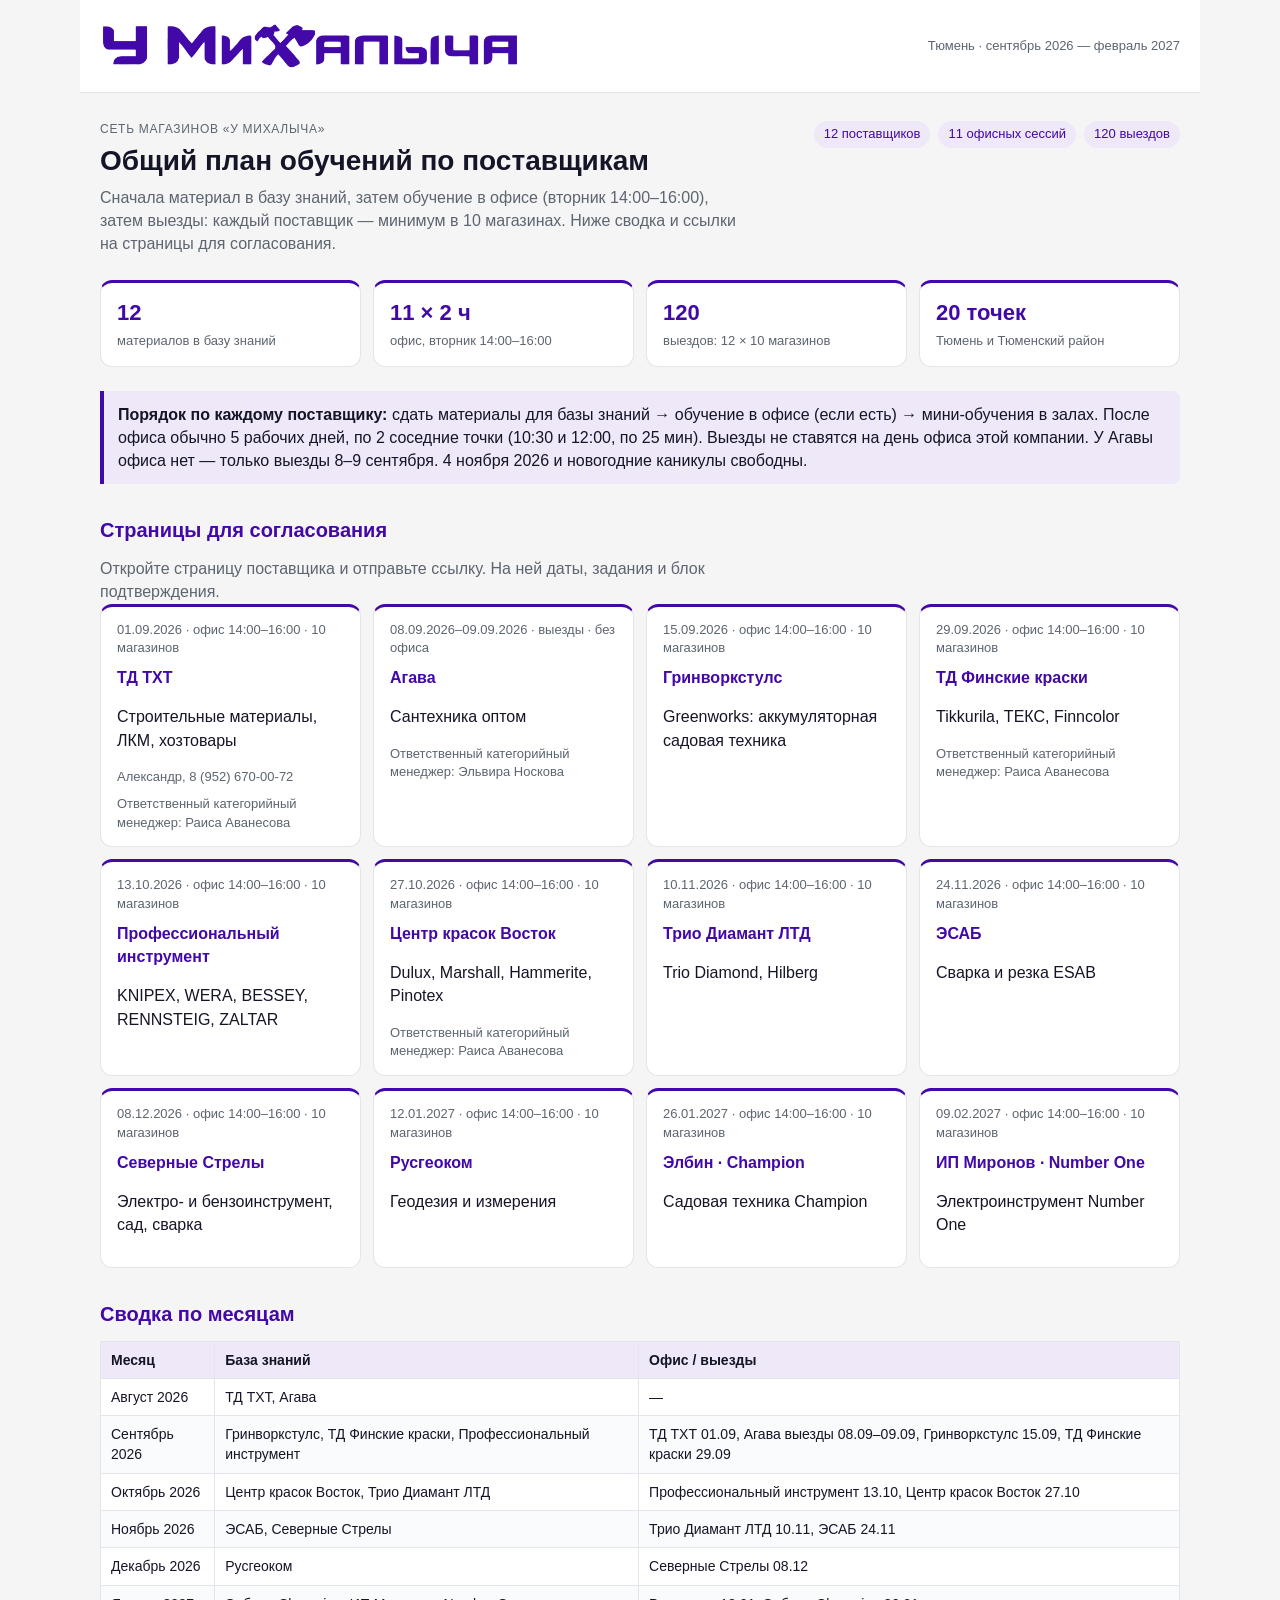
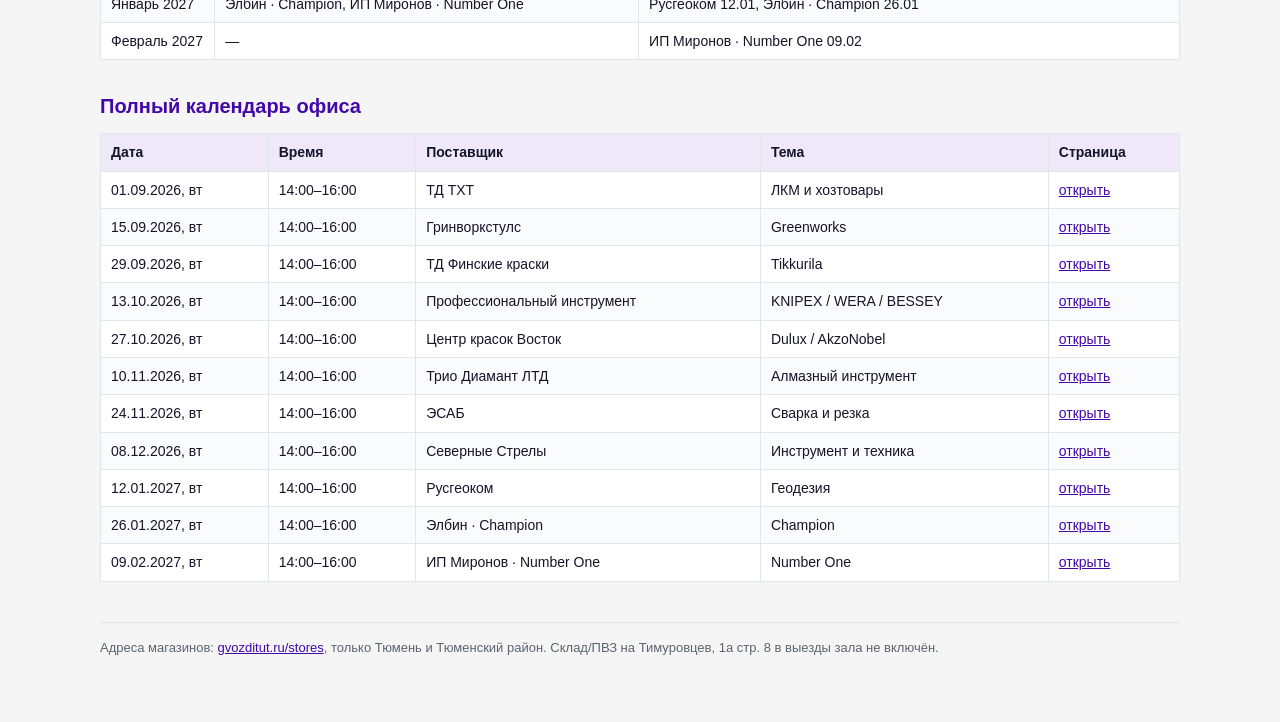
<file: index.html>
<!DOCTYPE html>
<html lang="ru">
<head>
  <meta charset="utf-8">
  <meta name="viewport" content="width=device-width, initial-scale=1">
  <title>Общий план обучений — У Михалыча, Тюмень</title>
  <link rel="stylesheet" href="css/style.css">
</head>
<body>
  <div class="wrap">
    <div class="topbar">
      <img class="logo" src="img/um-mikhalych.png" alt="У Михалыча">
      <div class="tag">Тюмень · сентябрь 2026 — февраль 2027</div>
    </div>

    <header class="site">
      <div>
        <p class="eyebrow">Сеть магазинов «У Михалыча»</p>
        <h1>Общий план обучений по поставщикам</h1>
        <p class="lede">Сначала материал в базу знаний, затем обучение в офисе (вторник 14:00–16:00), затем выезды: каждый поставщик — минимум в 10 магазинах. Ниже сводка и ссылки на страницы для согласования.</p>
      </div>
      <div class="pills">
        <span class="pill">12 поставщиков</span>
        <span class="pill">11 офисных сессий</span>
        <span class="pill">120 выездов</span>
      </div>
    </header>

    <div class="stats">
      <div class="stat"><b>12</b><span>материалов в базу знаний</span></div>
      <div class="stat"><b>11 × 2 ч</b><span>офис, вторник 14:00–16:00</span></div>
      <div class="stat"><b>120</b><span>выездов: 12 × 10 магазинов</span></div>
      <div class="stat"><b>20 точек</b><span>Тюмень и Тюменский район</span></div>
    </div>

    <div class="note">
      <strong>Порядок по каждому поставщику:</strong> сдать материалы для базы знаний → обучение в офисе (если есть) → мини-обучения в залах. После офиса обычно 5 рабочих дней, по 2 соседние точки (10:30 и 12:00, по 25 мин). Выезды не ставятся на день офиса этой компании. У Агавы офиса нет — только выезды 8–9 сентября. 4 ноября 2026 и новогодние каникулы свободны.
    </div>

    <h2>Страницы для согласования</h2>
    <p class="lede">Откройте страницу поставщика и отправьте ссылку. На ней даты, задания и блок подтверждения.</p>
    <div class="grid">
      <a class="card" href="p/txt.html">
        <div class="meta">01.09.2026 · офис 14:00–16:00 · 10 магазинов</div>
        <h3>ТД ТХТ</h3>
        <p>Строительные материалы, ЛКМ, хозтовары</p>
        <p class="contact">Александр, 8 (952) 670-00-72</p>
        <p class="invitee">Ответственный категорийный менеджер: Раиса Аванесова</p>
      </a>
      <a class="card" href="p/agava.html">
        <div class="meta">08.09.2026–09.09.2026 · выезды · без офиса</div>
        <h3>Агава</h3>
        <p>Сантехника оптом</p>
        <p class="invitee">Ответственный категорийный менеджер: Эльвира Носкова</p>
      </a>
      <a class="card" href="p/greenworks.html">
        <div class="meta">15.09.2026 · офис 14:00–16:00 · 10 магазинов</div>
        <h3>Гринворкстулс</h3>
        <p>Greenworks: аккумуляторная садовая техника</p>
      </a>
      <a class="card" href="p/finskie-kraski.html">
        <div class="meta">29.09.2026 · офис 14:00–16:00 · 10 магазинов</div>
        <h3>ТД Финские краски</h3>
        <p>Tikkurila, ТЕКС, Finncolor</p>
        <p class="invitee">Ответственный категорийный менеджер: Раиса Аванесова</p>
      </a>
      <a class="card" href="p/professionalnyy-instrument.html">
        <div class="meta">13.10.2026 · офис 14:00–16:00 · 10 магазинов</div>
        <h3>Профессиональный инструмент</h3>
        <p>KNIPEX, WERA, BESSEY, RENNSTEIG, ZALTAR</p>
      </a>
      <a class="card" href="p/centr-krasok-vostok.html">
        <div class="meta">27.10.2026 · офис 14:00–16:00 · 10 магазинов</div>
        <h3>Центр красок Восток</h3>
        <p>Dulux, Marshall, Hammerite, Pinotex</p>
        <p class="invitee">Ответственный категорийный менеджер: Раиса Аванесова</p>
      </a>
      <a class="card" href="p/trio-diamant.html">
        <div class="meta">10.11.2026 · офис 14:00–16:00 · 10 магазинов</div>
        <h3>Трио Диамант ЛТД</h3>
        <p>Trio Diamond, Hilberg</p>
      </a>
      <a class="card" href="p/esab.html">
        <div class="meta">24.11.2026 · офис 14:00–16:00 · 10 магазинов</div>
        <h3>ЭСАБ</h3>
        <p>Сварка и резка ESAB</p>
      </a>
      <a class="card" href="p/severnye-strely.html">
        <div class="meta">08.12.2026 · офис 14:00–16:00 · 10 магазинов</div>
        <h3>Северные Стрелы</h3>
        <p>Электро- и бензоинструмент, сад, сварка</p>
      </a>
      <a class="card" href="p/rusgeokom.html">
        <div class="meta">12.01.2027 · офис 14:00–16:00 · 10 магазинов</div>
        <h3>Русгеоком</h3>
        <p>Геодезия и измерения</p>
      </a>
      <a class="card" href="p/elbin.html">
        <div class="meta">26.01.2027 · офис 14:00–16:00 · 10 магазинов</div>
        <h3>Элбин · Champion</h3>
        <p>Садовая техника Champion</p>
      </a>
      <a class="card" href="p/onemoto.html">
        <div class="meta">09.02.2027 · офис 14:00–16:00 · 10 магазинов</div>
        <h3>ИП Миронов · Number One</h3>
        <p>Электроинструмент Number One</p>
      </a>
    </div>

    <h2>Сводка по месяцам</h2>
    <table>
      <thead>
        <tr>
          <th>Месяц</th>
          <th>База знаний</th>
          <th>Офис / выезды</th>
        </tr>
      </thead>
      <tbody>
        <tr><td>Август 2026</td><td>ТД ТХТ, Агава</td><td>—</td></tr>
        <tr><td>Сентябрь 2026</td><td>Гринворкстулс, ТД Финские краски, Профессиональный инструмент</td><td>ТД ТХТ 01.09, Агава выезды 08.09–09.09, Гринворкстулс 15.09, ТД Финские краски 29.09</td></tr>
        <tr><td>Октябрь 2026</td><td>Центр красок Восток, Трио Диамант ЛТД</td><td>Профессиональный инструмент 13.10, Центр красок Восток 27.10</td></tr>
        <tr><td>Ноябрь 2026</td><td>ЭСАБ, Северные Стрелы</td><td>Трио Диамант ЛТД 10.11, ЭСАБ 24.11</td></tr>
        <tr><td>Декабрь 2026</td><td>Русгеоком</td><td>Северные Стрелы 08.12</td></tr>
        <tr><td>Январь 2027</td><td>Элбин · Champion, ИП Миронов · Number One</td><td>Русгеоком 12.01, Элбин · Champion 26.01</td></tr>
        <tr><td>Февраль 2027</td><td>—</td><td>ИП Миронов · Number One 09.02</td></tr>
      </tbody>
    </table>

    <h2>Полный календарь офиса</h2>
    <table>
      <thead>
        <tr><th>Дата</th><th>Время</th><th>Поставщик</th><th>Тема</th><th>Страница</th></tr>
      </thead>
      <tbody>
        <tr><td>01.09.2026, вт</td><td>14:00–16:00</td><td>ТД ТХТ</td><td>ЛКМ и хозтовары</td><td><a href="p/txt.html">открыть</a></td></tr>
        <tr><td>15.09.2026, вт</td><td>14:00–16:00</td><td>Гринворкстулс</td><td>Greenworks</td><td><a href="p/greenworks.html">открыть</a></td></tr>
        <tr><td>29.09.2026, вт</td><td>14:00–16:00</td><td>ТД Финские краски</td><td>Tikkurila</td><td><a href="p/finskie-kraski.html">открыть</a></td></tr>
        <tr><td>13.10.2026, вт</td><td>14:00–16:00</td><td>Профессиональный инструмент</td><td>KNIPEX / WERA / BESSEY</td><td><a href="p/professionalnyy-instrument.html">открыть</a></td></tr>
        <tr><td>27.10.2026, вт</td><td>14:00–16:00</td><td>Центр красок Восток</td><td>Dulux / AkzoNobel</td><td><a href="p/centr-krasok-vostok.html">открыть</a></td></tr>
        <tr><td>10.11.2026, вт</td><td>14:00–16:00</td><td>Трио Диамант ЛТД</td><td>Алмазный инструмент</td><td><a href="p/trio-diamant.html">открыть</a></td></tr>
        <tr><td>24.11.2026, вт</td><td>14:00–16:00</td><td>ЭСАБ</td><td>Сварка и резка</td><td><a href="p/esab.html">открыть</a></td></tr>
        <tr><td>08.12.2026, вт</td><td>14:00–16:00</td><td>Северные Стрелы</td><td>Инструмент и техника</td><td><a href="p/severnye-strely.html">открыть</a></td></tr>
        <tr><td>12.01.2027, вт</td><td>14:00–16:00</td><td>Русгеоком</td><td>Геодезия</td><td><a href="p/rusgeokom.html">открыть</a></td></tr>
        <tr><td>26.01.2027, вт</td><td>14:00–16:00</td><td>Элбин · Champion</td><td>Champion</td><td><a href="p/elbin.html">открыть</a></td></tr>
        <tr><td>09.02.2027, вт</td><td>14:00–16:00</td><td>ИП Миронов · Number One</td><td>Number One</td><td><a href="p/onemoto.html">открыть</a></td></tr>
      </tbody>
    </table>

    <footer>
      Адреса магазинов: <a href="https://gvozditut.ru/stores/">gvozditut.ru/stores</a>, только Тюмень и Тюменский район. Склад/ПВЗ на Тимуровцев, 1а стр. 8 в выезды зала не включён.
    </footer>
  </div>
</body>
</html>
</file>
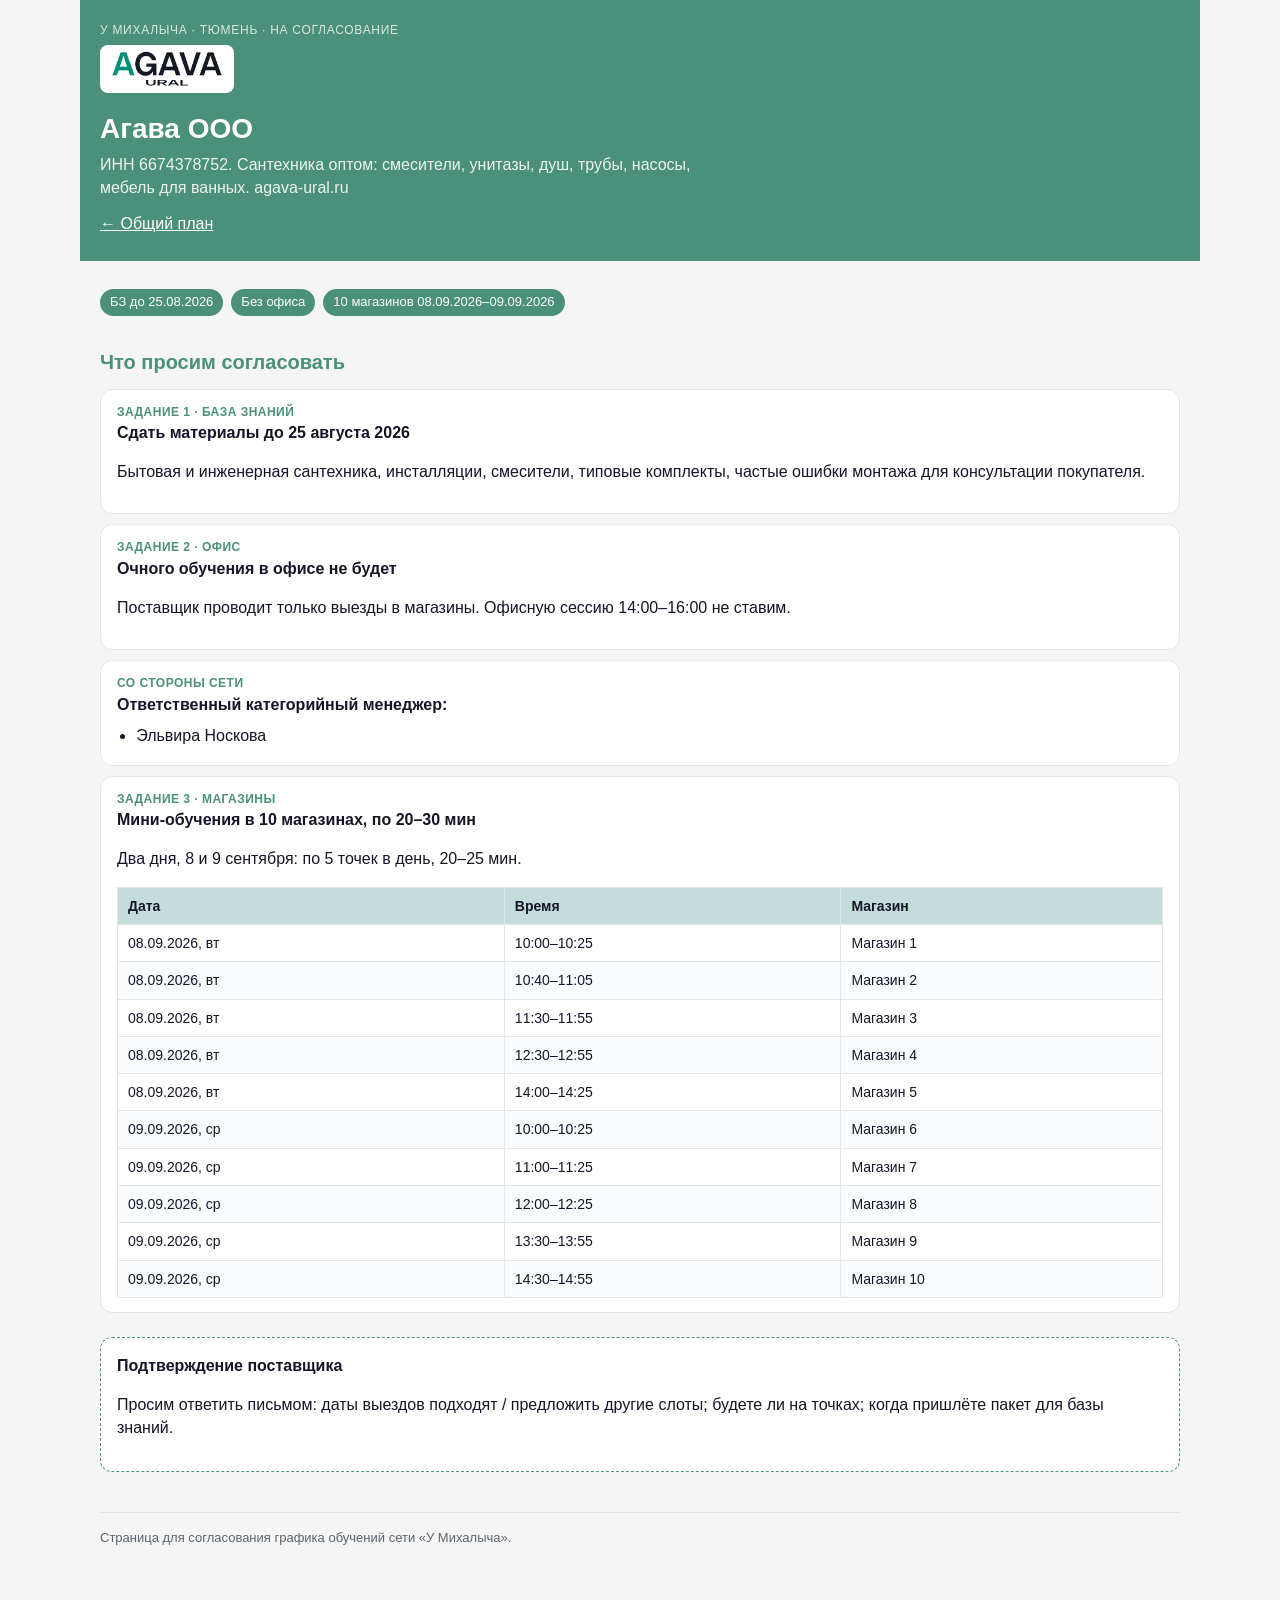
<file: p/agava.html>
<!DOCTYPE html>
<html lang="ru">
<head>
  <meta charset="utf-8">
  <meta name="viewport" content="width=device-width, initial-scale=1">
  <title>На согласование — Агава</title>
  <link rel="stylesheet" href="../css/style.css">
</head>
<body class="theme-agava">
  <div class="wrap">
    <div class="page-hero">
      <p class="eyebrow">У Михалыча · Тюмень · на согласование</p>
      <img class="logo-mark" src="../img/agava.png" alt="">
      <h1>Агава ООО</h1>
      <p class="lede">ИНН 6674378752. Сантехника оптом: смесители, унитазы, душ, трубы, насосы, мебель для ванных. agava-ural.ru</p>
      <p style="margin:12px 0 0"><a href="../index.html">← Общий план</a></p>
    </div>

    <div class="pills">
      <span class="pill">БЗ до 25.08.2026</span>
      <span class="pill">Без офиса</span>
      <span class="pill">10 магазинов 08.09.2026–09.09.2026</span>
    </div>

    <h2>Что просим согласовать</h2>
    <div class="task">
      <div class="n">Задание 1 · база знаний</div>
      <h3>Сдать материалы до 25 августа 2026</h3>
      <p>Бытовая и инженерная сантехника, инсталляции, смесители, типовые комплекты, частые ошибки монтажа для консультации покупателя.</p>
    </div>
    <div class="task">
      <div class="n">Задание 2 · офис</div>
      <h3>Очного обучения в офисе не будет</h3>
      <p>Поставщик проводит только выезды в магазины. Офисную сессию 14:00–16:00 не ставим.</p>
    </div>
    <div class="task">
      <div class="n">Со стороны сети</div>
      <h3>Ответственный категорийный менеджер:</h3>
      <ul class="invitees">
          <li>Эльвира Носкова</li>
      </ul>
    </div>
    <div class="task">
      <div class="n">Задание 3 · магазины</div>
      <h3>Мини-обучения в 10 магазинах, по 20–30 мин</h3>
      <p>Два дня, 8 и 9 сентября: по 5 точек в день, 20–25 мин.</p>
      <table>
        <thead><tr><th>Дата</th><th>Время</th><th>Магазин</th></tr></thead>
        <tbody>
          <tr><td>08.09.2026, вт</td><td>10:00–10:25</td><td>Магазин 1</td></tr>
          <tr><td>08.09.2026, вт</td><td>10:40–11:05</td><td>Магазин 2</td></tr>
          <tr><td>08.09.2026, вт</td><td>11:30–11:55</td><td>Магазин 3</td></tr>
          <tr><td>08.09.2026, вт</td><td>12:30–12:55</td><td>Магазин 4</td></tr>
          <tr><td>08.09.2026, вт</td><td>14:00–14:25</td><td>Магазин 5</td></tr>
          <tr><td>09.09.2026, ср</td><td>10:00–10:25</td><td>Магазин 6</td></tr>
          <tr><td>09.09.2026, ср</td><td>11:00–11:25</td><td>Магазин 7</td></tr>
          <tr><td>09.09.2026, ср</td><td>12:00–12:25</td><td>Магазин 8</td></tr>
          <tr><td>09.09.2026, ср</td><td>13:30–13:55</td><td>Магазин 9</td></tr>
          <tr><td>09.09.2026, ср</td><td>14:30–14:55</td><td>Магазин 10</td></tr>
        </tbody>
      </table>
      
    </div>

    <div class="ok">
      <h3>Подтверждение поставщика</h3>
      <p>Просим ответить письмом: даты выездов подходят / предложить другие слоты; будете ли на точках; когда пришлёте пакет для базы знаний.</p>
    </div>
    <footer>Страница для согласования графика обучений сети «У Михалыча».</footer>
  </div>
</body>
</html>
</file>
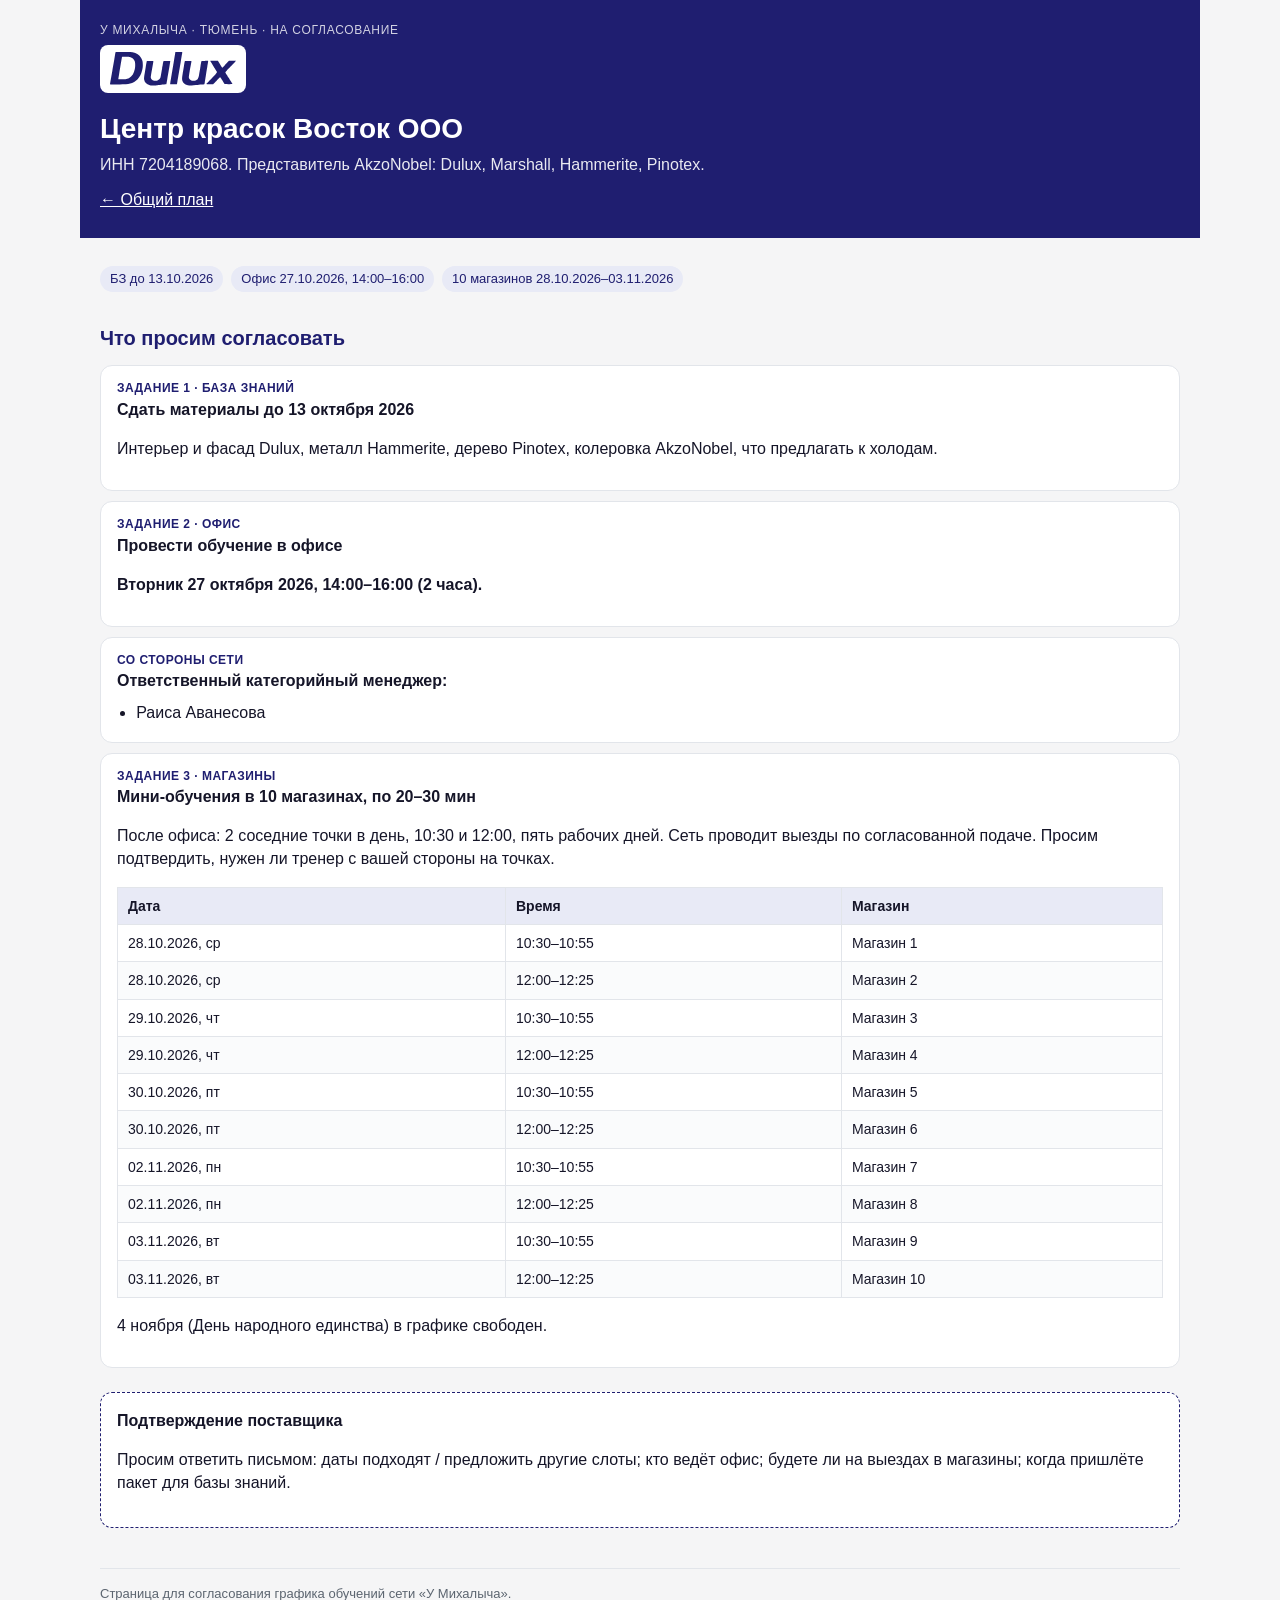
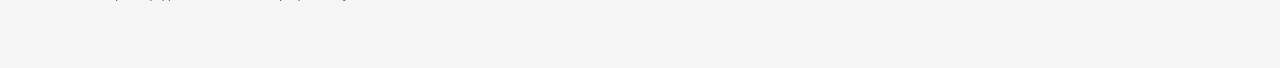
<file: p/centr-krasok-vostok.html>
<!DOCTYPE html>
<html lang="ru">
<head>
  <meta charset="utf-8">
  <meta name="viewport" content="width=device-width, initial-scale=1">
  <title>На согласование — Центр красок Восток</title>
  <link rel="stylesheet" href="../css/style.css">
</head>
<body class="theme-dulux">
  <div class="wrap">
    <div class="page-hero">
      <p class="eyebrow">У Михалыча · Тюмень · на согласование</p>
      <img class="logo-mark" src="../img/dulux2.svg" alt="">
      <h1>Центр красок Восток ООО</h1>
      <p class="lede">ИНН 7204189068. Представитель AkzoNobel: Dulux, Marshall, Hammerite, Pinotex.</p>
      <p style="margin:12px 0 0"><a href="../index.html">← Общий план</a></p>
    </div>

    <div class="pills">
      <span class="pill">БЗ до 13.10.2026</span>
      <span class="pill">Офис 27.10.2026, 14:00–16:00</span>
      <span class="pill">10 магазинов 28.10.2026–03.11.2026</span>
    </div>

    <h2>Что просим согласовать</h2>
    <div class="task">
      <div class="n">Задание 1 · база знаний</div>
      <h3>Сдать материалы до 13 октября 2026</h3>
      <p>Интерьер и фасад Dulux, металл Hammerite, дерево Pinotex, колеровка AkzoNobel, что предлагать к холодам.</p>
    </div>
    <div class="task">
      <div class="n">Задание 2 · офис</div>
      <h3>Провести обучение в офисе</h3>
      <p><strong>Вторник 27 октября 2026, 14:00–16:00 (2 часа).</strong></p>
    </div>
    <div class="task">
      <div class="n">Со стороны сети</div>
      <h3>Ответственный категорийный менеджер:</h3>
      <ul class="invitees">
          <li>Раиса Аванесова</li>
      </ul>
    </div>
    <div class="task">
      <div class="n">Задание 3 · магазины</div>
      <h3>Мини-обучения в 10 магазинах, по 20–30 мин</h3>
      <p>После офиса: 2 соседние точки в день, 10:30 и 12:00, пять рабочих дней. Сеть проводит выезды по согласованной подаче. Просим подтвердить, нужен ли тренер с вашей стороны на точках.</p>
      <table>
        <thead><tr><th>Дата</th><th>Время</th><th>Магазин</th></tr></thead>
        <tbody>
          <tr><td>28.10.2026, ср</td><td>10:30–10:55</td><td>Магазин 1</td></tr>
          <tr><td>28.10.2026, ср</td><td>12:00–12:25</td><td>Магазин 2</td></tr>
          <tr><td>29.10.2026, чт</td><td>10:30–10:55</td><td>Магазин 3</td></tr>
          <tr><td>29.10.2026, чт</td><td>12:00–12:25</td><td>Магазин 4</td></tr>
          <tr><td>30.10.2026, пт</td><td>10:30–10:55</td><td>Магазин 5</td></tr>
          <tr><td>30.10.2026, пт</td><td>12:00–12:25</td><td>Магазин 6</td></tr>
          <tr><td>02.11.2026, пн</td><td>10:30–10:55</td><td>Магазин 7</td></tr>
          <tr><td>02.11.2026, пн</td><td>12:00–12:25</td><td>Магазин 8</td></tr>
          <tr><td>03.11.2026, вт</td><td>10:30–10:55</td><td>Магазин 9</td></tr>
          <tr><td>03.11.2026, вт</td><td>12:00–12:25</td><td>Магазин 10</td></tr>
        </tbody>
      </table>
      <p>4 ноября (День народного единства) в графике свободен.</p>
    </div>

    <div class="ok">
      <h3>Подтверждение поставщика</h3>
      <p>Просим ответить письмом: даты подходят / предложить другие слоты; кто ведёт офис; будете ли на выездах в магазины; когда пришлёте пакет для базы знаний.</p>
    </div>
    <footer>Страница для согласования графика обучений сети «У Михалыча».</footer>
  </div>
</body>
</html>
</file>
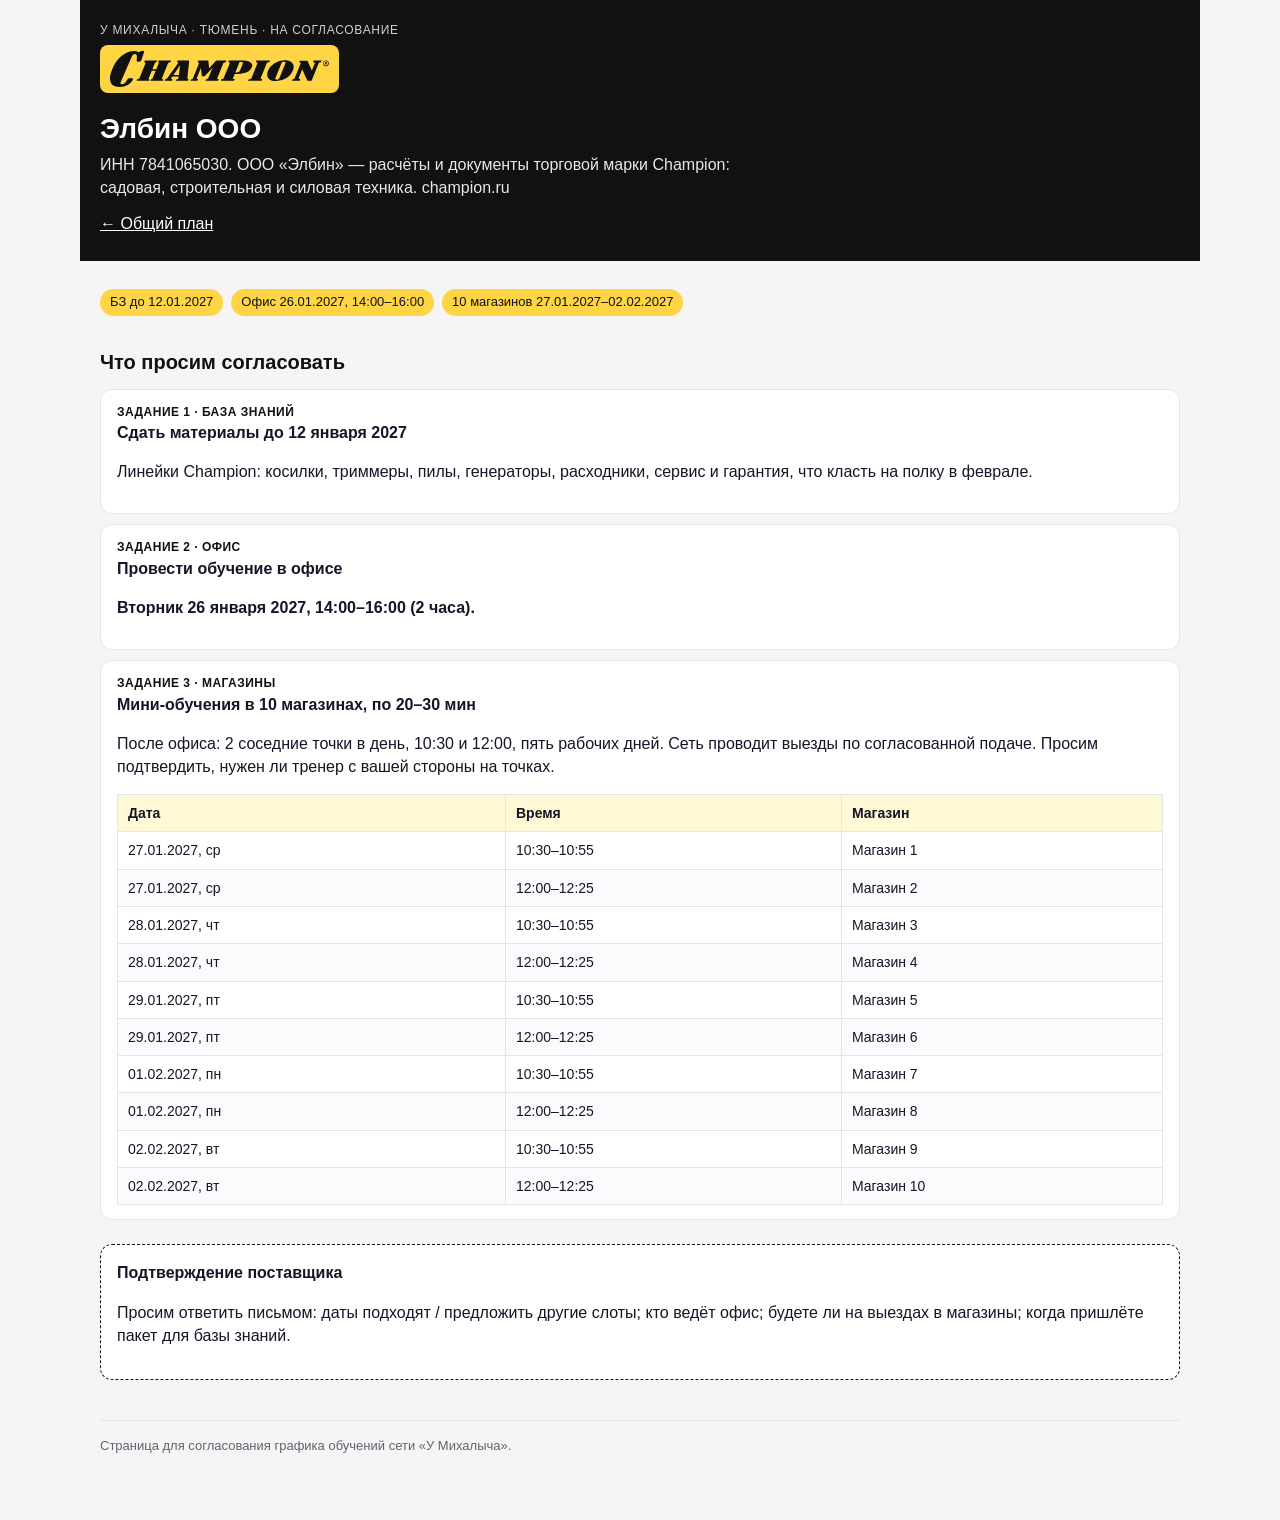
<file: p/elbin.html>
<!DOCTYPE html>
<html lang="ru">
<head>
  <meta charset="utf-8">
  <meta name="viewport" content="width=device-width, initial-scale=1">
  <title>На согласование — Элбин · Champion</title>
  <link rel="stylesheet" href="../css/style.css">
</head>
<body class="theme-elbin">
  <div class="wrap">
    <div class="page-hero">
      <p class="eyebrow">У Михалыча · Тюмень · на согласование</p>
      <img class="logo-mark" src="../img/elbin.svg" alt="">
      <h1>Элбин ООО</h1>
      <p class="lede">ИНН 7841065030. ООО «Элбин» — расчёты и документы торговой марки Champion: садовая, строительная и силовая техника. champion.ru</p>
      <p style="margin:12px 0 0"><a href="../index.html">← Общий план</a></p>
    </div>

    <div class="pills">
      <span class="pill">БЗ до 12.01.2027</span>
      <span class="pill">Офис 26.01.2027, 14:00–16:00</span>
      <span class="pill">10 магазинов 27.01.2027–02.02.2027</span>
    </div>

    <h2>Что просим согласовать</h2>
    <div class="task">
      <div class="n">Задание 1 · база знаний</div>
      <h3>Сдать материалы до 12 января 2027</h3>
      <p>Линейки Champion: косилки, триммеры, пилы, генераторы, расходники, сервис и гарантия, что класть на полку в феврале.</p>
    </div>
    <div class="task">
      <div class="n">Задание 2 · офис</div>
      <h3>Провести обучение в офисе</h3>
      <p><strong>Вторник 26 января 2027, 14:00–16:00 (2 часа).</strong></p>
    </div>
    <div class="task">
      <div class="n">Задание 3 · магазины</div>
      <h3>Мини-обучения в 10 магазинах, по 20–30 мин</h3>
      <p>После офиса: 2 соседние точки в день, 10:30 и 12:00, пять рабочих дней. Сеть проводит выезды по согласованной подаче. Просим подтвердить, нужен ли тренер с вашей стороны на точках.</p>
      <table>
        <thead><tr><th>Дата</th><th>Время</th><th>Магазин</th></tr></thead>
        <tbody>
          <tr><td>27.01.2027, ср</td><td>10:30–10:55</td><td>Магазин 1</td></tr>
          <tr><td>27.01.2027, ср</td><td>12:00–12:25</td><td>Магазин 2</td></tr>
          <tr><td>28.01.2027, чт</td><td>10:30–10:55</td><td>Магазин 3</td></tr>
          <tr><td>28.01.2027, чт</td><td>12:00–12:25</td><td>Магазин 4</td></tr>
          <tr><td>29.01.2027, пт</td><td>10:30–10:55</td><td>Магазин 5</td></tr>
          <tr><td>29.01.2027, пт</td><td>12:00–12:25</td><td>Магазин 6</td></tr>
          <tr><td>01.02.2027, пн</td><td>10:30–10:55</td><td>Магазин 7</td></tr>
          <tr><td>01.02.2027, пн</td><td>12:00–12:25</td><td>Магазин 8</td></tr>
          <tr><td>02.02.2027, вт</td><td>10:30–10:55</td><td>Магазин 9</td></tr>
          <tr><td>02.02.2027, вт</td><td>12:00–12:25</td><td>Магазин 10</td></tr>
        </tbody>
      </table>
      
    </div>

    <div class="ok">
      <h3>Подтверждение поставщика</h3>
      <p>Просим ответить письмом: даты подходят / предложить другие слоты; кто ведёт офис; будете ли на выездах в магазины; когда пришлёте пакет для базы знаний.</p>
    </div>
    <footer>Страница для согласования графика обучений сети «У Михалыча».</footer>
  </div>
</body>
</html>
</file>
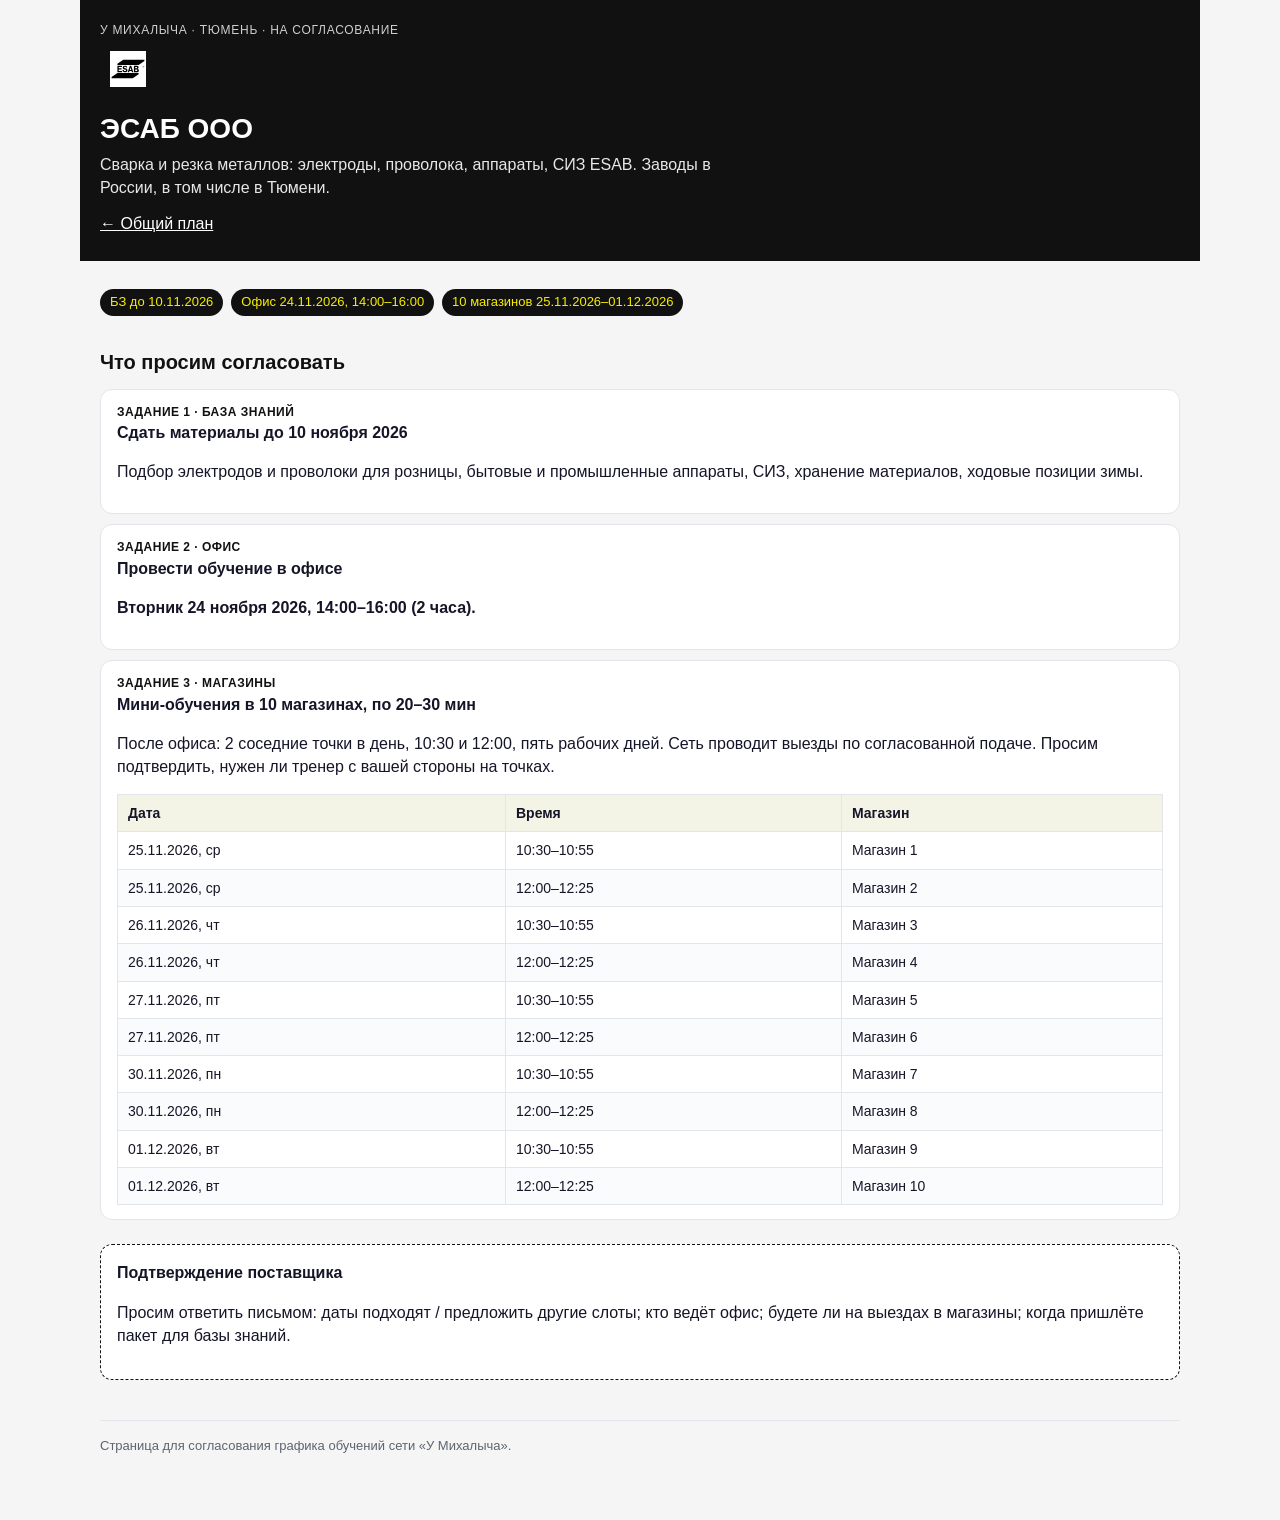
<file: p/esab.html>
<!DOCTYPE html>
<html lang="ru">
<head>
  <meta charset="utf-8">
  <meta name="viewport" content="width=device-width, initial-scale=1">
  <title>На согласование — ЭСАБ</title>
  <link rel="stylesheet" href="../css/style.css">
</head>
<body class="theme-esab">
  <div class="wrap">
    <div class="page-hero dark-logo">
      <p class="eyebrow">У Михалыча · Тюмень · на согласование</p>
      <img class="logo-mark" src="../img/esab.svg" alt="">
      <h1>ЭСАБ ООО</h1>
      <p class="lede">Сварка и резка металлов: электроды, проволока, аппараты, СИЗ ESAB. Заводы в России, в том числе в Тюмени.</p>
      <p style="margin:12px 0 0"><a href="../index.html">← Общий план</a></p>
    </div>

    <div class="pills">
      <span class="pill">БЗ до 10.11.2026</span>
      <span class="pill">Офис 24.11.2026, 14:00–16:00</span>
      <span class="pill">10 магазинов 25.11.2026–01.12.2026</span>
    </div>

    <h2>Что просим согласовать</h2>
    <div class="task">
      <div class="n">Задание 1 · база знаний</div>
      <h3>Сдать материалы до 10 ноября 2026</h3>
      <p>Подбор электродов и проволоки для розницы, бытовые и промышленные аппараты, СИЗ, хранение материалов, ходовые позиции зимы.</p>
    </div>
    <div class="task">
      <div class="n">Задание 2 · офис</div>
      <h3>Провести обучение в офисе</h3>
      <p><strong>Вторник 24 ноября 2026, 14:00–16:00 (2 часа).</strong></p>
    </div>
    <div class="task">
      <div class="n">Задание 3 · магазины</div>
      <h3>Мини-обучения в 10 магазинах, по 20–30 мин</h3>
      <p>После офиса: 2 соседние точки в день, 10:30 и 12:00, пять рабочих дней. Сеть проводит выезды по согласованной подаче. Просим подтвердить, нужен ли тренер с вашей стороны на точках.</p>
      <table>
        <thead><tr><th>Дата</th><th>Время</th><th>Магазин</th></tr></thead>
        <tbody>
          <tr><td>25.11.2026, ср</td><td>10:30–10:55</td><td>Магазин 1</td></tr>
          <tr><td>25.11.2026, ср</td><td>12:00–12:25</td><td>Магазин 2</td></tr>
          <tr><td>26.11.2026, чт</td><td>10:30–10:55</td><td>Магазин 3</td></tr>
          <tr><td>26.11.2026, чт</td><td>12:00–12:25</td><td>Магазин 4</td></tr>
          <tr><td>27.11.2026, пт</td><td>10:30–10:55</td><td>Магазин 5</td></tr>
          <tr><td>27.11.2026, пт</td><td>12:00–12:25</td><td>Магазин 6</td></tr>
          <tr><td>30.11.2026, пн</td><td>10:30–10:55</td><td>Магазин 7</td></tr>
          <tr><td>30.11.2026, пн</td><td>12:00–12:25</td><td>Магазин 8</td></tr>
          <tr><td>01.12.2026, вт</td><td>10:30–10:55</td><td>Магазин 9</td></tr>
          <tr><td>01.12.2026, вт</td><td>12:00–12:25</td><td>Магазин 10</td></tr>
        </tbody>
      </table>
      
    </div>

    <div class="ok">
      <h3>Подтверждение поставщика</h3>
      <p>Просим ответить письмом: даты подходят / предложить другие слоты; кто ведёт офис; будете ли на выездах в магазины; когда пришлёте пакет для базы знаний.</p>
    </div>
    <footer>Страница для согласования графика обучений сети «У Михалыча».</footer>
  </div>
</body>
</html>
</file>
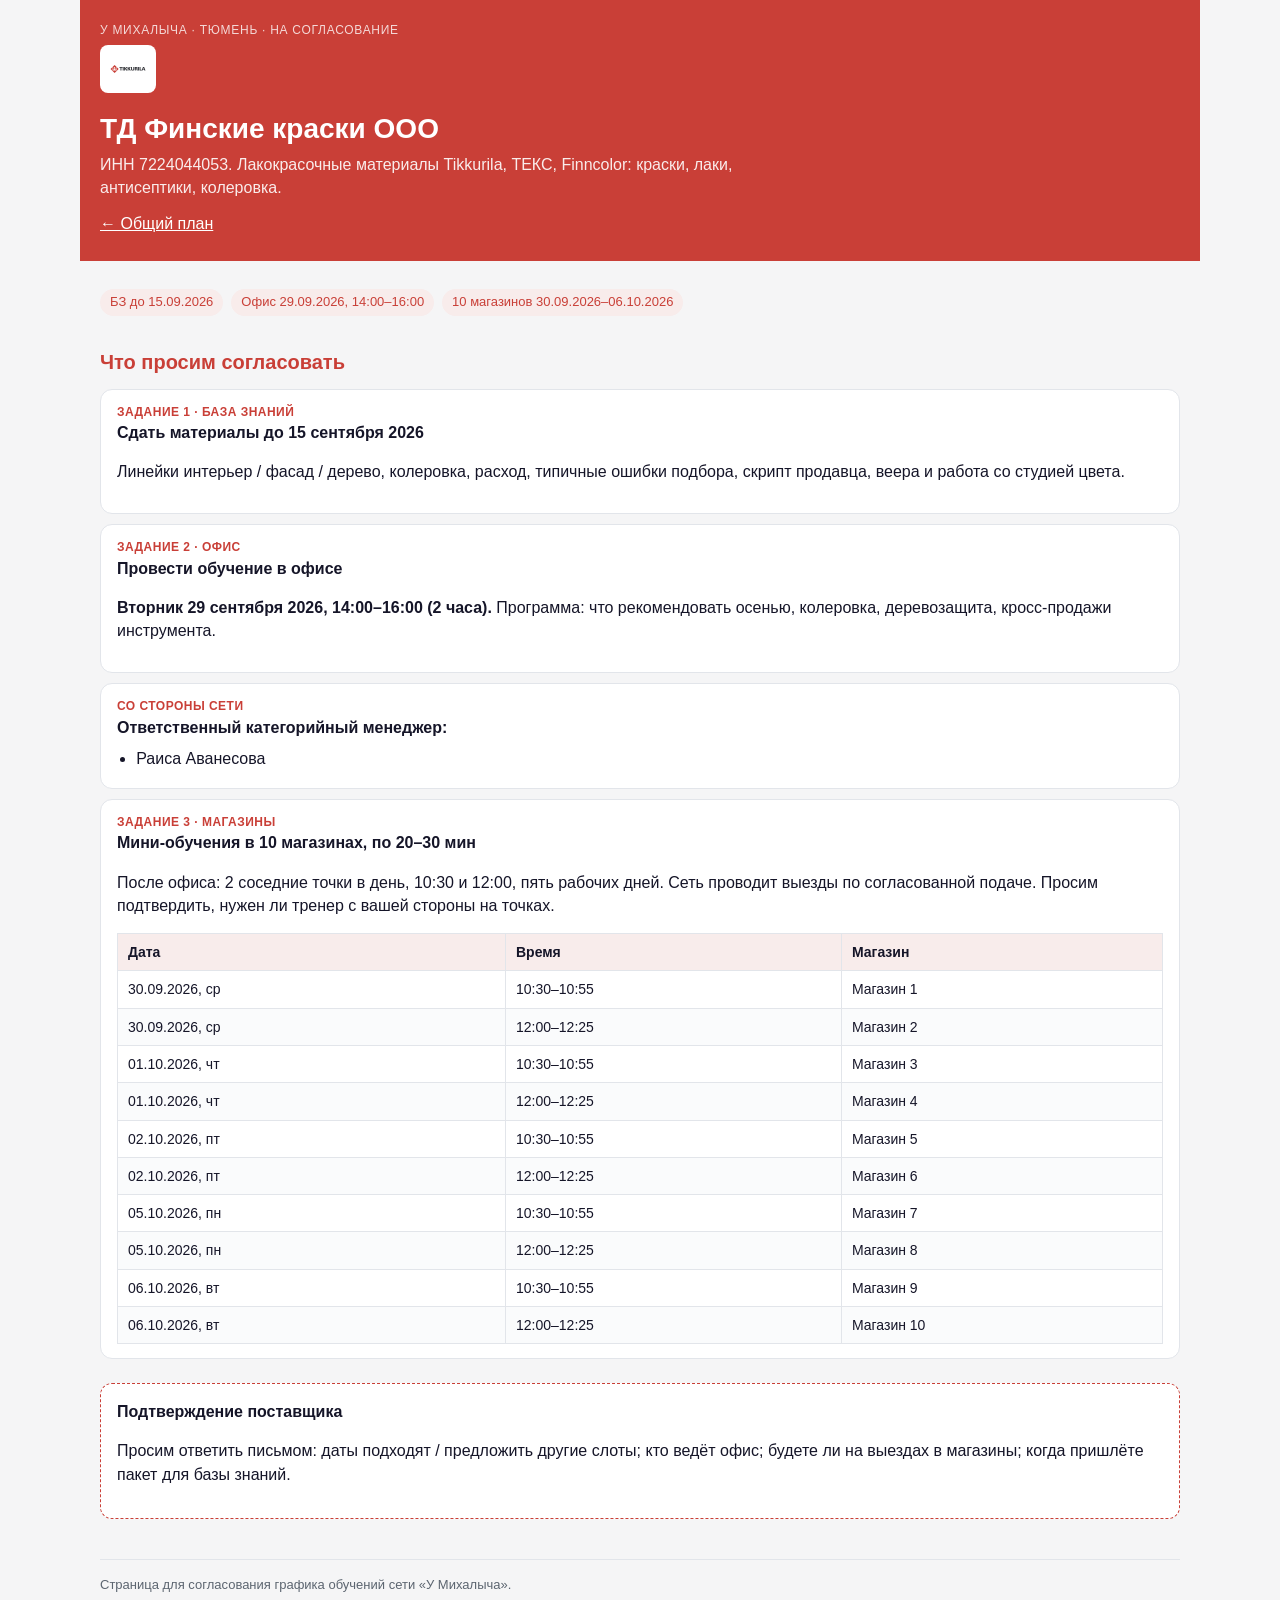
<file: p/finskie-kraski.html>
<!DOCTYPE html>
<html lang="ru">
<head>
  <meta charset="utf-8">
  <meta name="viewport" content="width=device-width, initial-scale=1">
  <title>На согласование — ТД Финские краски</title>
  <link rel="stylesheet" href="../css/style.css">
</head>
<body class="theme-tikkurila">
  <div class="wrap">
    <div class="page-hero">
      <p class="eyebrow">У Михалыча · Тюмень · на согласование</p>
      <img class="logo-mark" src="../img/tikkurila.svg" alt="">
      <h1>ТД Финские краски ООО</h1>
      <p class="lede">ИНН 7224044053. Лакокрасочные материалы Tikkurila, ТЕКС, Finncolor: краски, лаки, антисептики, колеровка.</p>
      <p style="margin:12px 0 0"><a href="../index.html">← Общий план</a></p>
    </div>

    <div class="pills">
      <span class="pill">БЗ до 15.09.2026</span>
      <span class="pill">Офис 29.09.2026, 14:00–16:00</span>
      <span class="pill">10 магазинов 30.09.2026–06.10.2026</span>
    </div>

    <h2>Что просим согласовать</h2>
    <div class="task">
      <div class="n">Задание 1 · база знаний</div>
      <h3>Сдать материалы до 15 сентября 2026</h3>
      <p>Линейки интерьер / фасад / дерево, колеровка, расход, типичные ошибки подбора, скрипт продавца, веера и работа со студией цвета.</p>
    </div>
    <div class="task">
      <div class="n">Задание 2 · офис</div>
      <h3>Провести обучение в офисе</h3>
      <p><strong>Вторник 29 сентября 2026, 14:00–16:00 (2 часа).</strong> Программа: что рекомендовать осенью, колеровка, деревозащита, кросс-продажи инструмента.</p>
    </div>
    <div class="task">
      <div class="n">Со стороны сети</div>
      <h3>Ответственный категорийный менеджер:</h3>
      <ul class="invitees">
          <li>Раиса Аванесова</li>
      </ul>
    </div>
    <div class="task">
      <div class="n">Задание 3 · магазины</div>
      <h3>Мини-обучения в 10 магазинах, по 20–30 мин</h3>
      <p>После офиса: 2 соседние точки в день, 10:30 и 12:00, пять рабочих дней. Сеть проводит выезды по согласованной подаче. Просим подтвердить, нужен ли тренер с вашей стороны на точках.</p>
      <table>
        <thead><tr><th>Дата</th><th>Время</th><th>Магазин</th></tr></thead>
        <tbody>
          <tr><td>30.09.2026, ср</td><td>10:30–10:55</td><td>Магазин 1</td></tr>
          <tr><td>30.09.2026, ср</td><td>12:00–12:25</td><td>Магазин 2</td></tr>
          <tr><td>01.10.2026, чт</td><td>10:30–10:55</td><td>Магазин 3</td></tr>
          <tr><td>01.10.2026, чт</td><td>12:00–12:25</td><td>Магазин 4</td></tr>
          <tr><td>02.10.2026, пт</td><td>10:30–10:55</td><td>Магазин 5</td></tr>
          <tr><td>02.10.2026, пт</td><td>12:00–12:25</td><td>Магазин 6</td></tr>
          <tr><td>05.10.2026, пн</td><td>10:30–10:55</td><td>Магазин 7</td></tr>
          <tr><td>05.10.2026, пн</td><td>12:00–12:25</td><td>Магазин 8</td></tr>
          <tr><td>06.10.2026, вт</td><td>10:30–10:55</td><td>Магазин 9</td></tr>
          <tr><td>06.10.2026, вт</td><td>12:00–12:25</td><td>Магазин 10</td></tr>
        </tbody>
      </table>
      
    </div>

    <div class="ok">
      <h3>Подтверждение поставщика</h3>
      <p>Просим ответить письмом: даты подходят / предложить другие слоты; кто ведёт офис; будете ли на выездах в магазины; когда пришлёте пакет для базы знаний.</p>
    </div>
    <footer>Страница для согласования графика обучений сети «У Михалыча».</footer>
  </div>
</body>
</html>
</file>
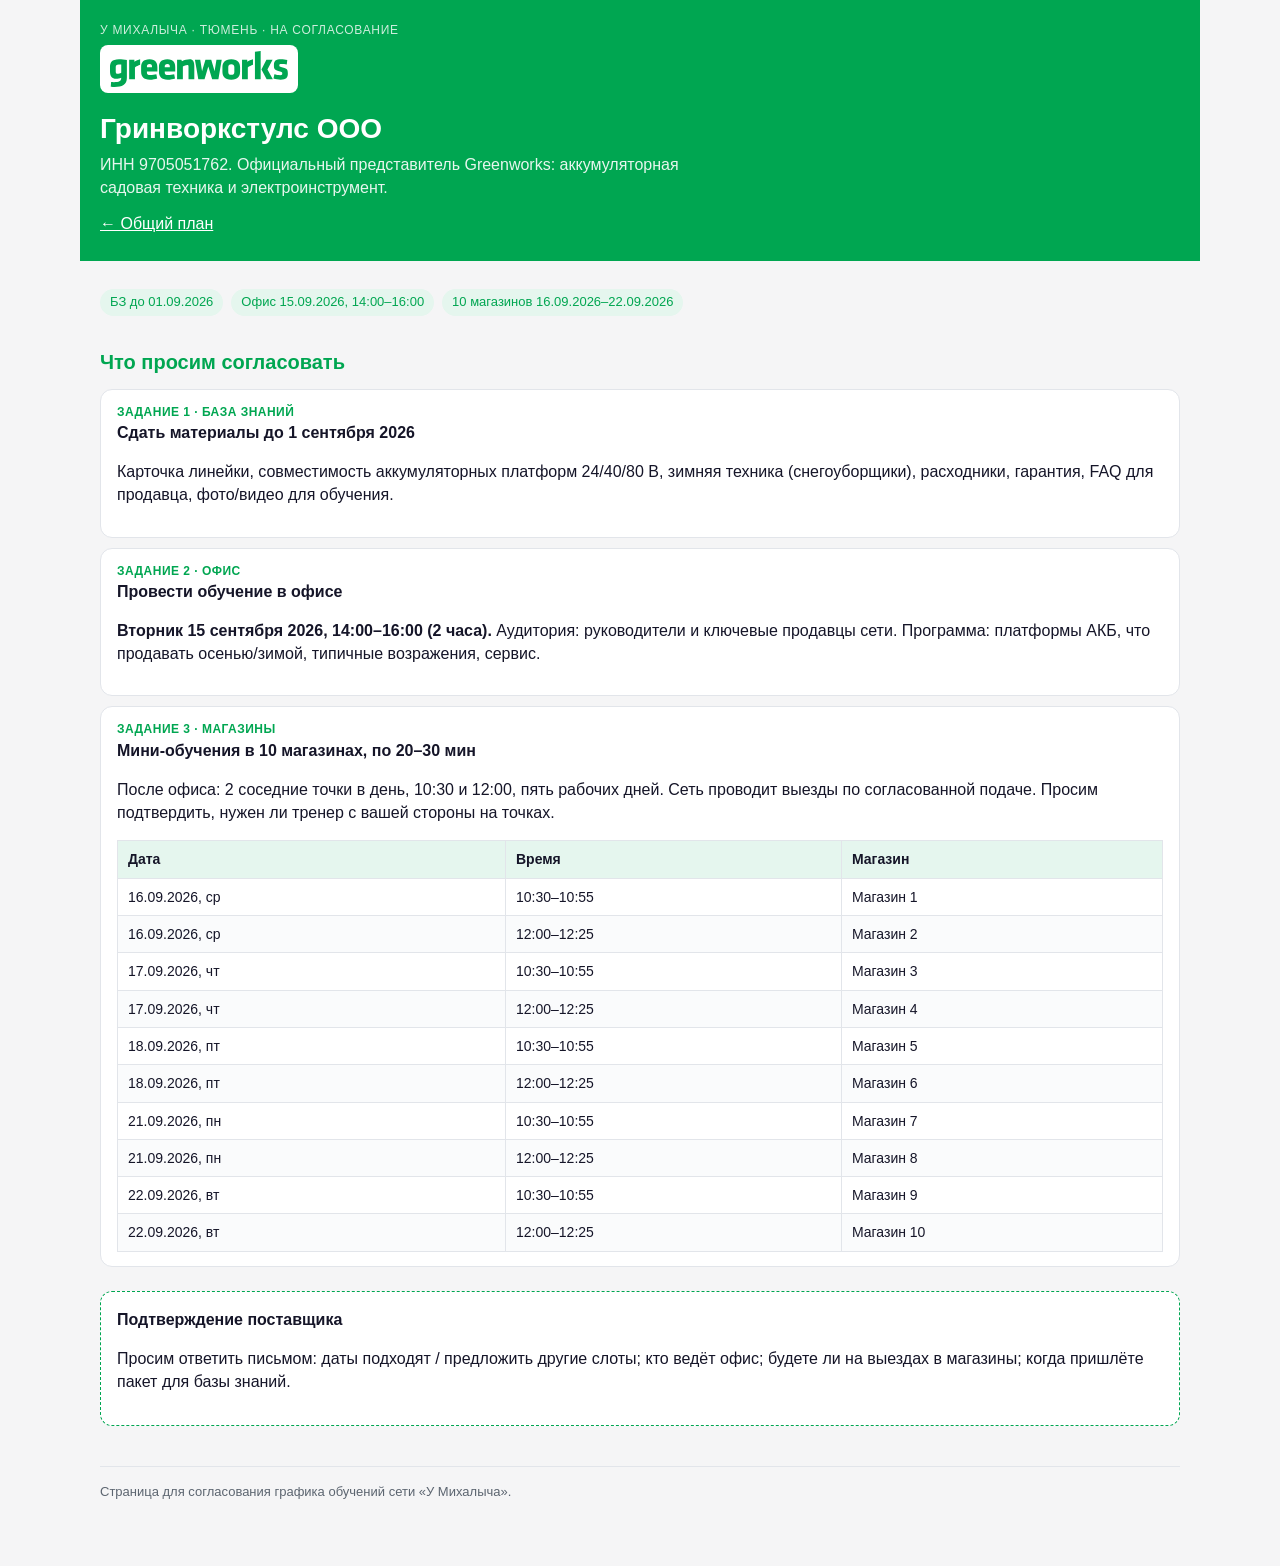
<file: p/greenworks.html>
<!DOCTYPE html>
<html lang="ru">
<head>
  <meta charset="utf-8">
  <meta name="viewport" content="width=device-width, initial-scale=1">
  <title>На согласование — Гринворкстулс</title>
  <link rel="stylesheet" href="../css/style.css">
</head>
<body class="theme-greenworks">
  <div class="wrap">
    <div class="page-hero">
      <p class="eyebrow">У Михалыча · Тюмень · на согласование</p>
      <img class="logo-mark" src="../img/greenworks-mark.svg" alt="">
      <h1>Гринворкстулс ООО</h1>
      <p class="lede">ИНН 9705051762. Официальный представитель Greenworks: аккумуляторная садовая техника и электроинструмент.</p>
      <p style="margin:12px 0 0"><a href="../index.html">← Общий план</a></p>
    </div>

    <div class="pills">
      <span class="pill">БЗ до 01.09.2026</span>
      <span class="pill">Офис 15.09.2026, 14:00–16:00</span>
      <span class="pill">10 магазинов 16.09.2026–22.09.2026</span>
    </div>

    <h2>Что просим согласовать</h2>
    <div class="task">
      <div class="n">Задание 1 · база знаний</div>
      <h3>Сдать материалы до 1 сентября 2026</h3>
      <p>Карточка линейки, совместимость аккумуляторных платформ 24/40/80 В, зимняя техника (снегоуборщики), расходники, гарантия, FAQ для продавца, фото/видео для обучения.</p>
    </div>
    <div class="task">
      <div class="n">Задание 2 · офис</div>
      <h3>Провести обучение в офисе</h3>
      <p><strong>Вторник 15 сентября 2026, 14:00–16:00 (2 часа).</strong> Аудитория: руководители и ключевые продавцы сети. Программа: платформы АКБ, что продавать осенью/зимой, типичные возражения, сервис.</p>
    </div>
    <div class="task">
      <div class="n">Задание 3 · магазины</div>
      <h3>Мини-обучения в 10 магазинах, по 20–30 мин</h3>
      <p>После офиса: 2 соседние точки в день, 10:30 и 12:00, пять рабочих дней. Сеть проводит выезды по согласованной подаче. Просим подтвердить, нужен ли тренер с вашей стороны на точках.</p>
      <table>
        <thead><tr><th>Дата</th><th>Время</th><th>Магазин</th></tr></thead>
        <tbody>
          <tr><td>16.09.2026, ср</td><td>10:30–10:55</td><td>Магазин 1</td></tr>
          <tr><td>16.09.2026, ср</td><td>12:00–12:25</td><td>Магазин 2</td></tr>
          <tr><td>17.09.2026, чт</td><td>10:30–10:55</td><td>Магазин 3</td></tr>
          <tr><td>17.09.2026, чт</td><td>12:00–12:25</td><td>Магазин 4</td></tr>
          <tr><td>18.09.2026, пт</td><td>10:30–10:55</td><td>Магазин 5</td></tr>
          <tr><td>18.09.2026, пт</td><td>12:00–12:25</td><td>Магазин 6</td></tr>
          <tr><td>21.09.2026, пн</td><td>10:30–10:55</td><td>Магазин 7</td></tr>
          <tr><td>21.09.2026, пн</td><td>12:00–12:25</td><td>Магазин 8</td></tr>
          <tr><td>22.09.2026, вт</td><td>10:30–10:55</td><td>Магазин 9</td></tr>
          <tr><td>22.09.2026, вт</td><td>12:00–12:25</td><td>Магазин 10</td></tr>
        </tbody>
      </table>
      
    </div>

    <div class="ok">
      <h3>Подтверждение поставщика</h3>
      <p>Просим ответить письмом: даты подходят / предложить другие слоты; кто ведёт офис; будете ли на выездах в магазины; когда пришлёте пакет для базы знаний.</p>
    </div>
    <footer>Страница для согласования графика обучений сети «У Михалыча».</footer>
  </div>
</body>
</html>
</file>
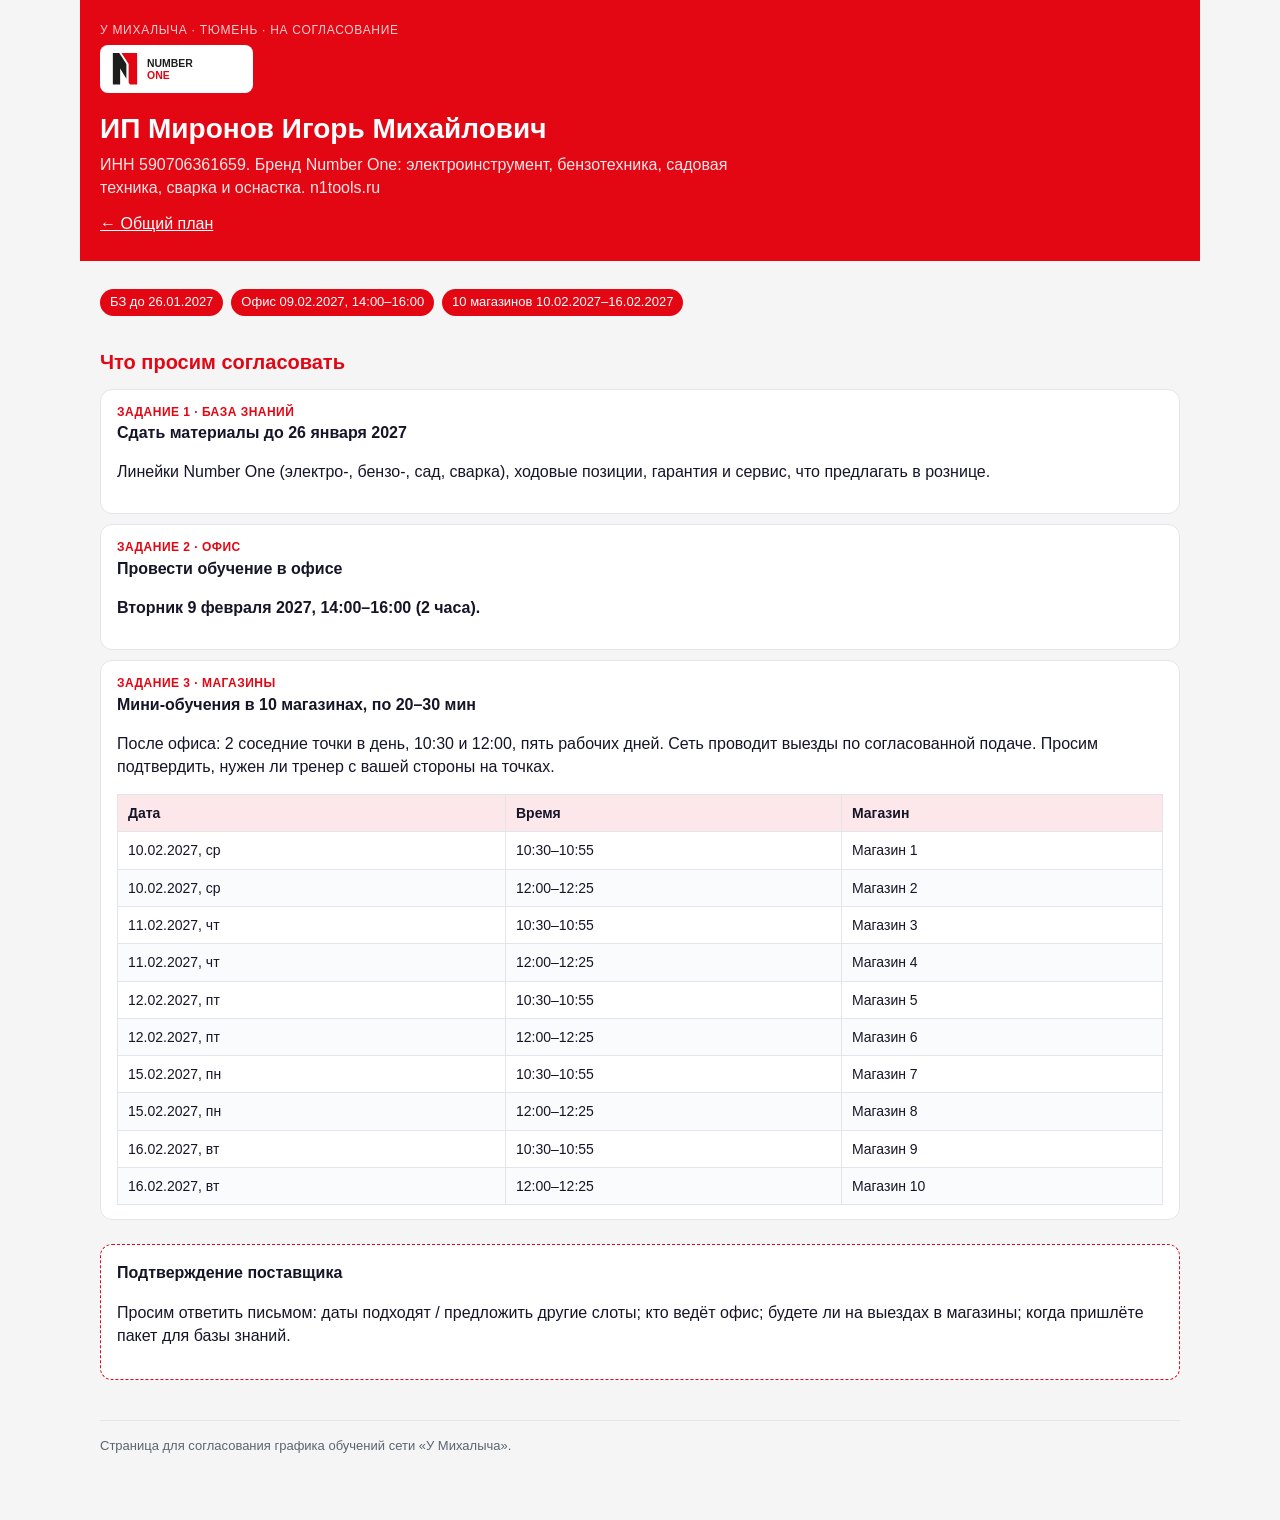
<file: p/onemoto.html>
<!DOCTYPE html>
<html lang="ru">
<head>
  <meta charset="utf-8">
  <meta name="viewport" content="width=device-width, initial-scale=1">
  <title>На согласование — ИП Миронов · Number One</title>
  <link rel="stylesheet" href="../css/style.css">
</head>
<body class="theme-n1tools">
  <div class="wrap">
    <div class="page-hero">
      <p class="eyebrow">У Михалыча · Тюмень · на согласование</p>
      <img class="logo-mark" src="../img/n1tools.svg" alt="">
      <h1>ИП Миронов Игорь Михайлович</h1>
      <p class="lede">ИНН 590706361659. Бренд Number One: электроинструмент, бензотехника, садовая техника, сварка и оснастка. n1tools.ru</p>
      <p style="margin:12px 0 0"><a href="../index.html">← Общий план</a></p>
    </div>

    <div class="pills">
      <span class="pill">БЗ до 26.01.2027</span>
      <span class="pill">Офис 09.02.2027, 14:00–16:00</span>
      <span class="pill">10 магазинов 10.02.2027–16.02.2027</span>
    </div>

    <h2>Что просим согласовать</h2>
    <div class="task">
      <div class="n">Задание 1 · база знаний</div>
      <h3>Сдать материалы до 26 января 2027</h3>
      <p>Линейки Number One (электро-, бензо-, сад, сварка), ходовые позиции, гарантия и сервис, что предлагать в рознице.</p>
    </div>
    <div class="task">
      <div class="n">Задание 2 · офис</div>
      <h3>Провести обучение в офисе</h3>
      <p><strong>Вторник 9 февраля 2027, 14:00–16:00 (2 часа).</strong></p>
    </div>
    <div class="task">
      <div class="n">Задание 3 · магазины</div>
      <h3>Мини-обучения в 10 магазинах, по 20–30 мин</h3>
      <p>После офиса: 2 соседние точки в день, 10:30 и 12:00, пять рабочих дней. Сеть проводит выезды по согласованной подаче. Просим подтвердить, нужен ли тренер с вашей стороны на точках.</p>
      <table>
        <thead><tr><th>Дата</th><th>Время</th><th>Магазин</th></tr></thead>
        <tbody>
          <tr><td>10.02.2027, ср</td><td>10:30–10:55</td><td>Магазин 1</td></tr>
          <tr><td>10.02.2027, ср</td><td>12:00–12:25</td><td>Магазин 2</td></tr>
          <tr><td>11.02.2027, чт</td><td>10:30–10:55</td><td>Магазин 3</td></tr>
          <tr><td>11.02.2027, чт</td><td>12:00–12:25</td><td>Магазин 4</td></tr>
          <tr><td>12.02.2027, пт</td><td>10:30–10:55</td><td>Магазин 5</td></tr>
          <tr><td>12.02.2027, пт</td><td>12:00–12:25</td><td>Магазин 6</td></tr>
          <tr><td>15.02.2027, пн</td><td>10:30–10:55</td><td>Магазин 7</td></tr>
          <tr><td>15.02.2027, пн</td><td>12:00–12:25</td><td>Магазин 8</td></tr>
          <tr><td>16.02.2027, вт</td><td>10:30–10:55</td><td>Магазин 9</td></tr>
          <tr><td>16.02.2027, вт</td><td>12:00–12:25</td><td>Магазин 10</td></tr>
        </tbody>
      </table>
      
    </div>

    <div class="ok">
      <h3>Подтверждение поставщика</h3>
      <p>Просим ответить письмом: даты подходят / предложить другие слоты; кто ведёт офис; будете ли на выездах в магазины; когда пришлёте пакет для базы знаний.</p>
    </div>
    <footer>Страница для согласования графика обучений сети «У Михалыча».</footer>
  </div>
</body>
</html>
</file>
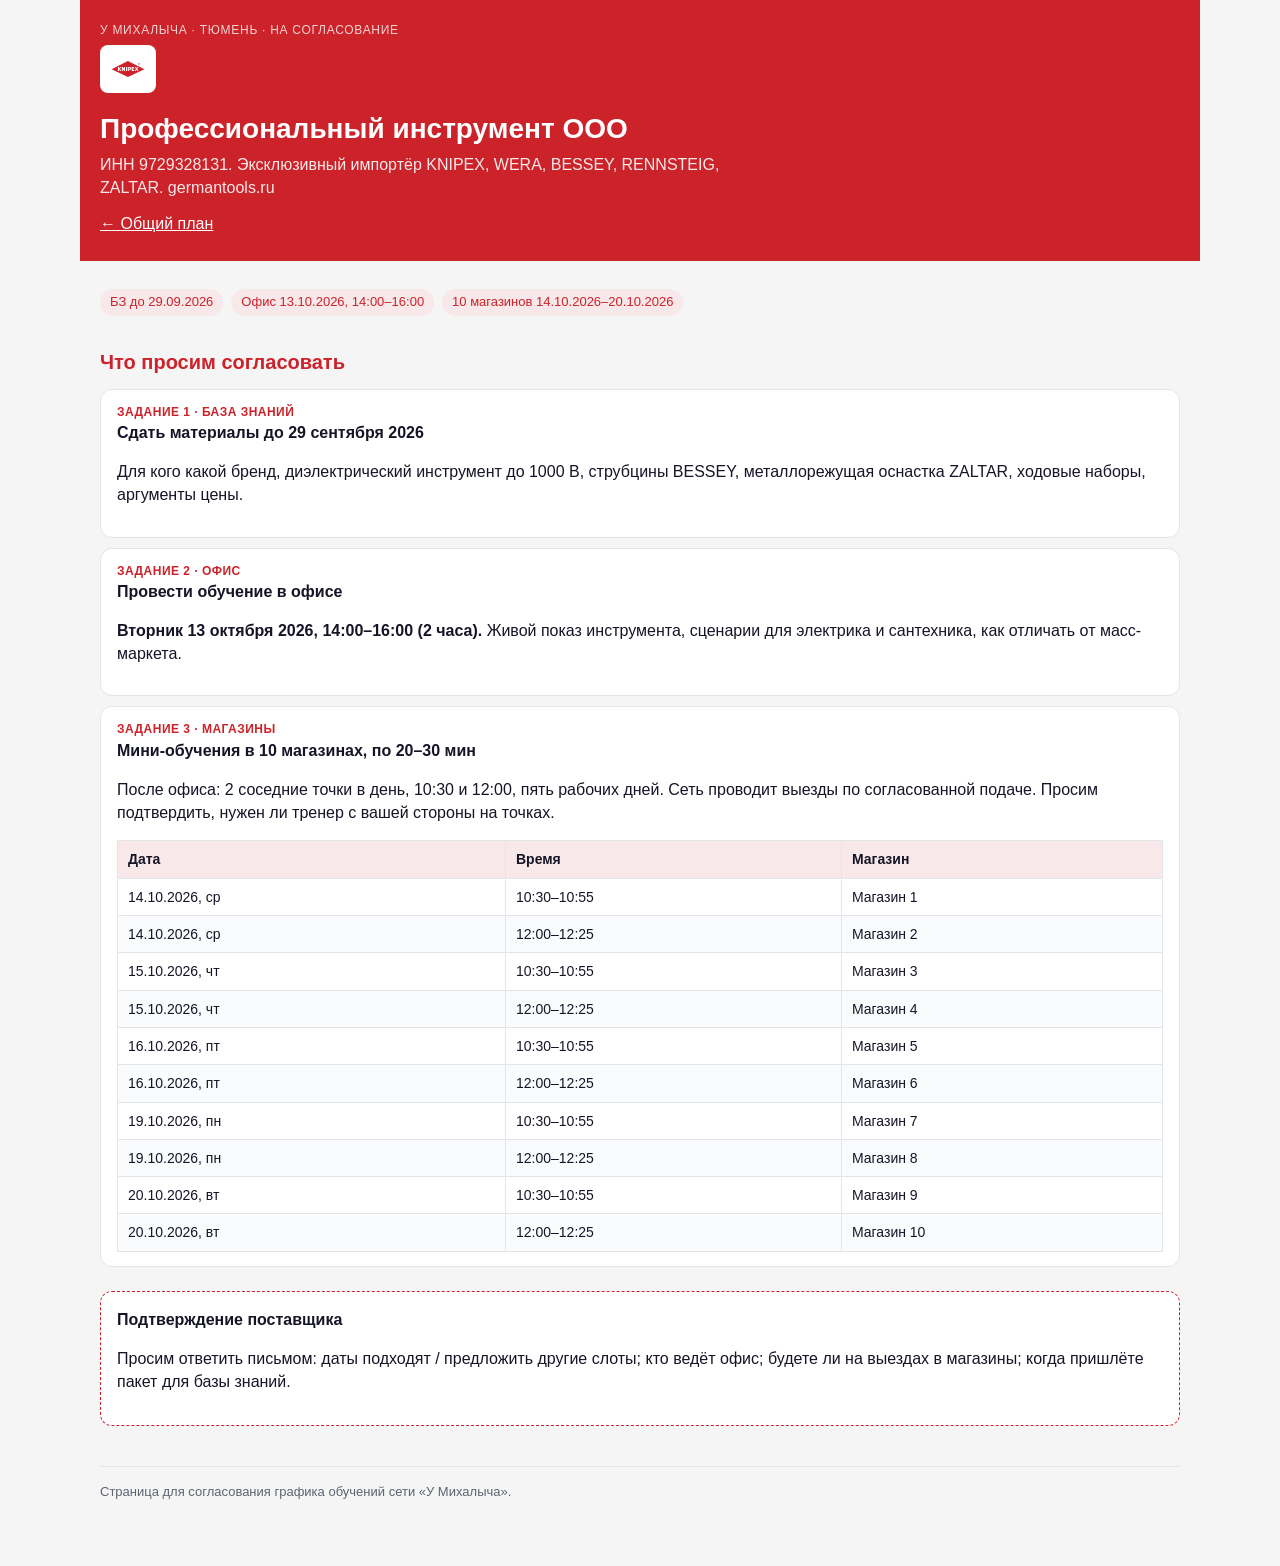
<file: p/professionalnyy-instrument.html>
<!DOCTYPE html>
<html lang="ru">
<head>
  <meta charset="utf-8">
  <meta name="viewport" content="width=device-width, initial-scale=1">
  <title>На согласование — Профессиональный инструмент</title>
  <link rel="stylesheet" href="../css/style.css">
</head>
<body class="theme-knipex">
  <div class="wrap">
    <div class="page-hero">
      <p class="eyebrow">У Михалыча · Тюмень · на согласование</p>
      <img class="logo-mark" src="../img/knipex2.svg" alt="">
      <h1>Профессиональный инструмент ООО</h1>
      <p class="lede">ИНН 9729328131. Эксклюзивный импортёр KNIPEX, WERA, BESSEY, RENNSTEIG, ZALTAR. germantools.ru</p>
      <p style="margin:12px 0 0"><a href="../index.html">← Общий план</a></p>
    </div>

    <div class="pills">
      <span class="pill">БЗ до 29.09.2026</span>
      <span class="pill">Офис 13.10.2026, 14:00–16:00</span>
      <span class="pill">10 магазинов 14.10.2026–20.10.2026</span>
    </div>

    <h2>Что просим согласовать</h2>
    <div class="task">
      <div class="n">Задание 1 · база знаний</div>
      <h3>Сдать материалы до 29 сентября 2026</h3>
      <p>Для кого какой бренд, диэлектрический инструмент до 1000 В, струбцины BESSEY, металлорежущая оснастка ZALTAR, ходовые наборы, аргументы цены.</p>
    </div>
    <div class="task">
      <div class="n">Задание 2 · офис</div>
      <h3>Провести обучение в офисе</h3>
      <p><strong>Вторник 13 октября 2026, 14:00–16:00 (2 часа).</strong> Живой показ инструмента, сценарии для электрика и сантехника, как отличать от масс-маркета.</p>
    </div>
    <div class="task">
      <div class="n">Задание 3 · магазины</div>
      <h3>Мини-обучения в 10 магазинах, по 20–30 мин</h3>
      <p>После офиса: 2 соседние точки в день, 10:30 и 12:00, пять рабочих дней. Сеть проводит выезды по согласованной подаче. Просим подтвердить, нужен ли тренер с вашей стороны на точках.</p>
      <table>
        <thead><tr><th>Дата</th><th>Время</th><th>Магазин</th></tr></thead>
        <tbody>
          <tr><td>14.10.2026, ср</td><td>10:30–10:55</td><td>Магазин 1</td></tr>
          <tr><td>14.10.2026, ср</td><td>12:00–12:25</td><td>Магазин 2</td></tr>
          <tr><td>15.10.2026, чт</td><td>10:30–10:55</td><td>Магазин 3</td></tr>
          <tr><td>15.10.2026, чт</td><td>12:00–12:25</td><td>Магазин 4</td></tr>
          <tr><td>16.10.2026, пт</td><td>10:30–10:55</td><td>Магазин 5</td></tr>
          <tr><td>16.10.2026, пт</td><td>12:00–12:25</td><td>Магазин 6</td></tr>
          <tr><td>19.10.2026, пн</td><td>10:30–10:55</td><td>Магазин 7</td></tr>
          <tr><td>19.10.2026, пн</td><td>12:00–12:25</td><td>Магазин 8</td></tr>
          <tr><td>20.10.2026, вт</td><td>10:30–10:55</td><td>Магазин 9</td></tr>
          <tr><td>20.10.2026, вт</td><td>12:00–12:25</td><td>Магазин 10</td></tr>
        </tbody>
      </table>
      
    </div>

    <div class="ok">
      <h3>Подтверждение поставщика</h3>
      <p>Просим ответить письмом: даты подходят / предложить другие слоты; кто ведёт офис; будете ли на выездах в магазины; когда пришлёте пакет для базы знаний.</p>
    </div>
    <footer>Страница для согласования графика обучений сети «У Михалыча».</footer>
  </div>
</body>
</html>
</file>
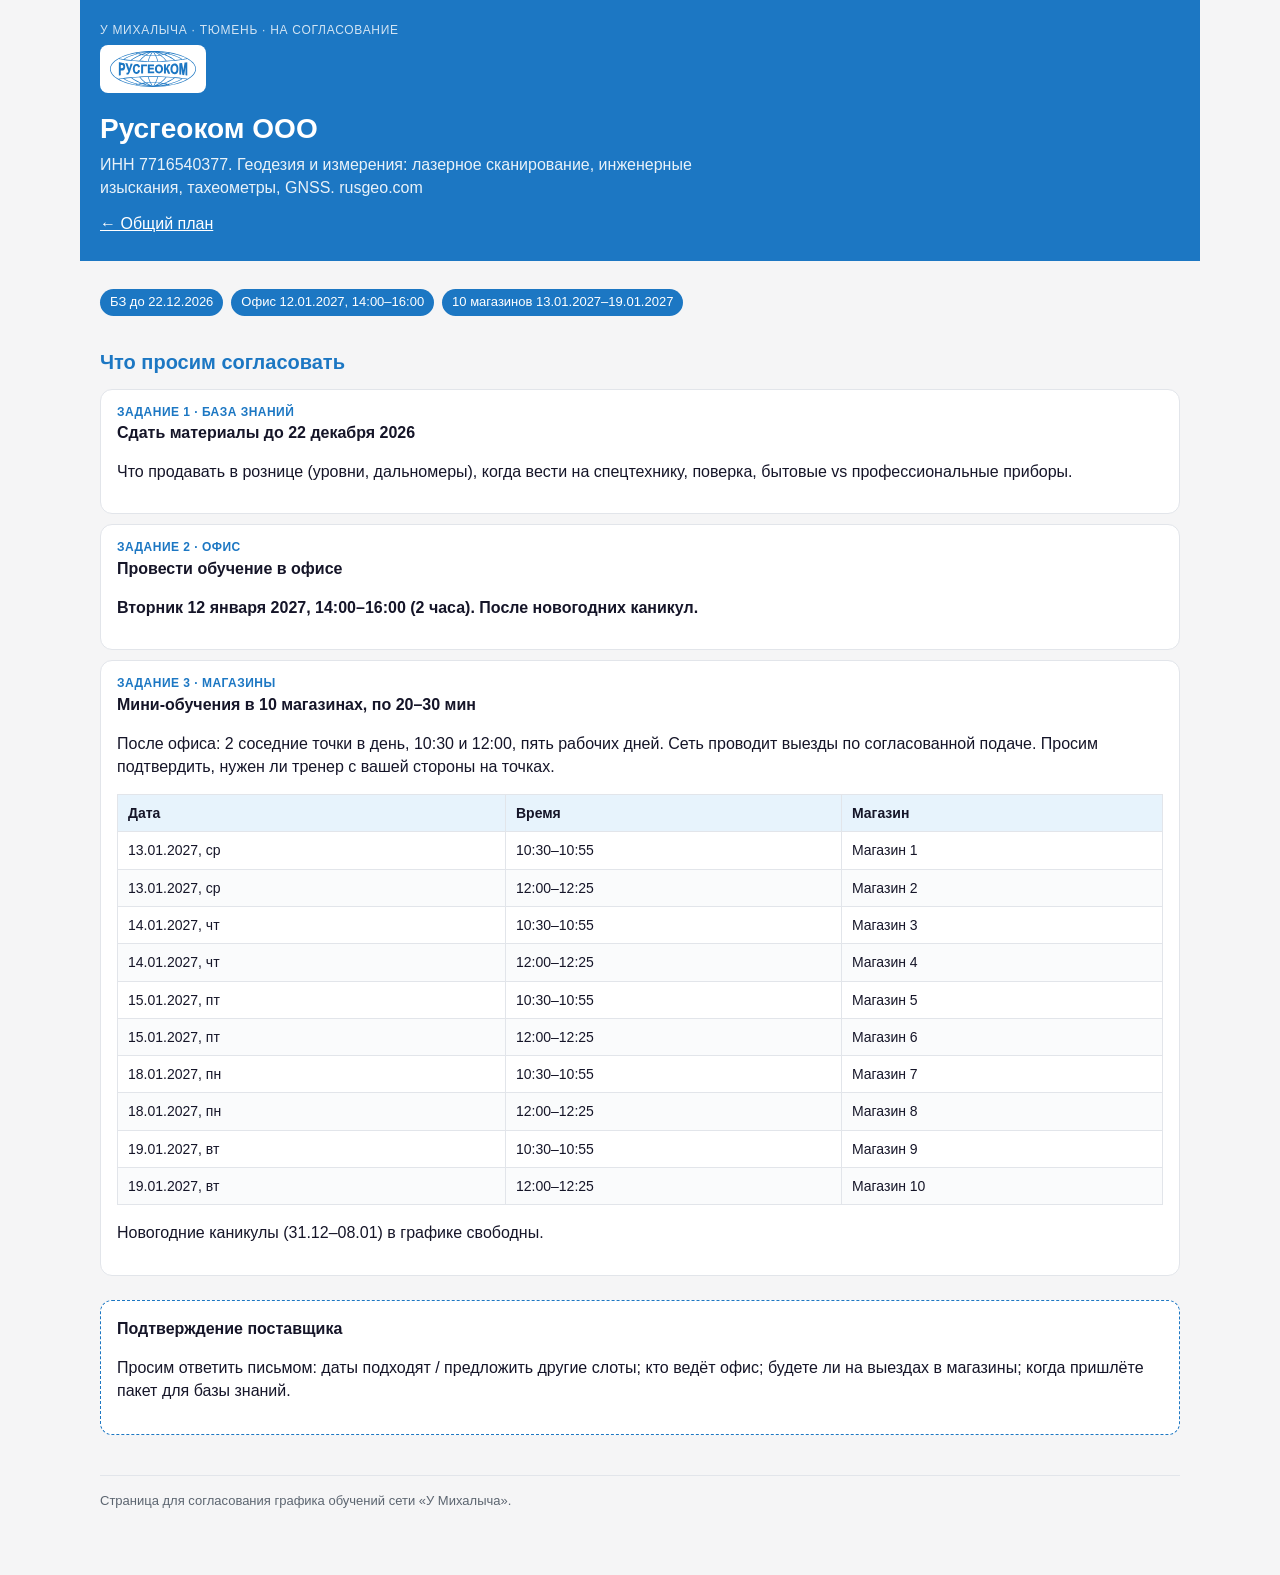
<file: p/rusgeokom.html>
<!DOCTYPE html>
<html lang="ru">
<head>
  <meta charset="utf-8">
  <meta name="viewport" content="width=device-width, initial-scale=1">
  <title>На согласование — Русгеоком</title>
  <link rel="stylesheet" href="../css/style.css">
</head>
<body class="theme-rusgeocom">
  <div class="wrap">
    <div class="page-hero">
      <p class="eyebrow">У Михалыча · Тюмень · на согласование</p>
      <img class="logo-mark" src="../img/rusgeocom.svg" alt="">
      <h1>Русгеоком ООО</h1>
      <p class="lede">ИНН 7716540377. Геодезия и измерения: лазерное сканирование, инженерные изыскания, тахеометры, GNSS. rusgeo.com</p>
      <p style="margin:12px 0 0"><a href="../index.html">← Общий план</a></p>
    </div>

    <div class="pills">
      <span class="pill">БЗ до 22.12.2026</span>
      <span class="pill">Офис 12.01.2027, 14:00–16:00</span>
      <span class="pill">10 магазинов 13.01.2027–19.01.2027</span>
    </div>

    <h2>Что просим согласовать</h2>
    <div class="task">
      <div class="n">Задание 1 · база знаний</div>
      <h3>Сдать материалы до 22 декабря 2026</h3>
      <p>Что продавать в рознице (уровни, дальномеры), когда вести на спецтехнику, поверка, бытовые vs профессиональные приборы.</p>
    </div>
    <div class="task">
      <div class="n">Задание 2 · офис</div>
      <h3>Провести обучение в офисе</h3>
      <p><strong>Вторник 12 января 2027, 14:00–16:00 (2 часа). После новогодних каникул.</strong></p>
    </div>
    <div class="task">
      <div class="n">Задание 3 · магазины</div>
      <h3>Мини-обучения в 10 магазинах, по 20–30 мин</h3>
      <p>После офиса: 2 соседние точки в день, 10:30 и 12:00, пять рабочих дней. Сеть проводит выезды по согласованной подаче. Просим подтвердить, нужен ли тренер с вашей стороны на точках.</p>
      <table>
        <thead><tr><th>Дата</th><th>Время</th><th>Магазин</th></tr></thead>
        <tbody>
          <tr><td>13.01.2027, ср</td><td>10:30–10:55</td><td>Магазин 1</td></tr>
          <tr><td>13.01.2027, ср</td><td>12:00–12:25</td><td>Магазин 2</td></tr>
          <tr><td>14.01.2027, чт</td><td>10:30–10:55</td><td>Магазин 3</td></tr>
          <tr><td>14.01.2027, чт</td><td>12:00–12:25</td><td>Магазин 4</td></tr>
          <tr><td>15.01.2027, пт</td><td>10:30–10:55</td><td>Магазин 5</td></tr>
          <tr><td>15.01.2027, пт</td><td>12:00–12:25</td><td>Магазин 6</td></tr>
          <tr><td>18.01.2027, пн</td><td>10:30–10:55</td><td>Магазин 7</td></tr>
          <tr><td>18.01.2027, пн</td><td>12:00–12:25</td><td>Магазин 8</td></tr>
          <tr><td>19.01.2027, вт</td><td>10:30–10:55</td><td>Магазин 9</td></tr>
          <tr><td>19.01.2027, вт</td><td>12:00–12:25</td><td>Магазин 10</td></tr>
        </tbody>
      </table>
      <p>Новогодние каникулы (31.12–08.01) в графике свободны.</p>
    </div>

    <div class="ok">
      <h3>Подтверждение поставщика</h3>
      <p>Просим ответить письмом: даты подходят / предложить другие слоты; кто ведёт офис; будете ли на выездах в магазины; когда пришлёте пакет для базы знаний.</p>
    </div>
    <footer>Страница для согласования графика обучений сети «У Михалыча».</footer>
  </div>
</body>
</html>
</file>
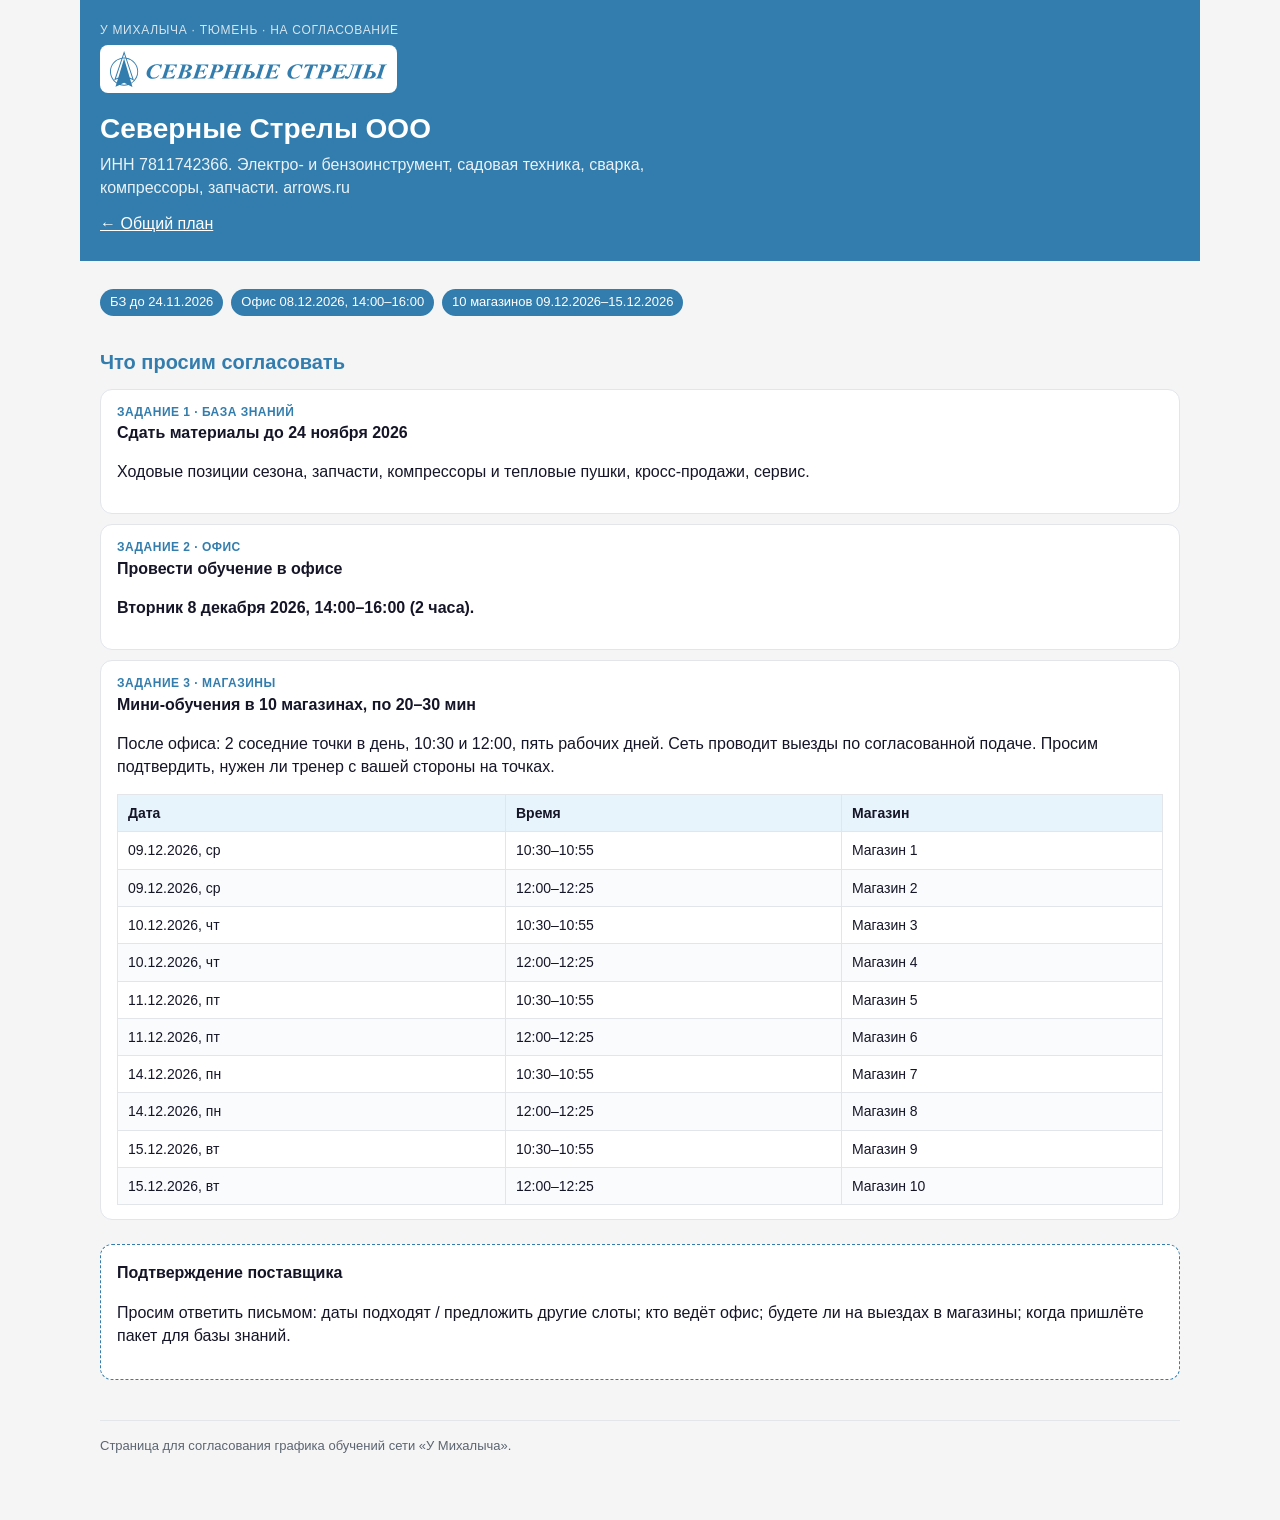
<file: p/severnye-strely.html>
<!DOCTYPE html>
<html lang="ru">
<head>
  <meta charset="utf-8">
  <meta name="viewport" content="width=device-width, initial-scale=1">
  <title>На согласование — Северные Стрелы</title>
  <link rel="stylesheet" href="../css/style.css">
</head>
<body class="theme-arrows">
  <div class="wrap">
    <div class="page-hero">
      <p class="eyebrow">У Михалыча · Тюмень · на согласование</p>
      <img class="logo-mark" src="../img/arrows.svg" alt="">
      <h1>Северные Стрелы ООО</h1>
      <p class="lede">ИНН 7811742366. Электро- и бензоинструмент, садовая техника, сварка, компрессоры, запчасти. arrows.ru</p>
      <p style="margin:12px 0 0"><a href="../index.html">← Общий план</a></p>
    </div>

    <div class="pills">
      <span class="pill">БЗ до 24.11.2026</span>
      <span class="pill">Офис 08.12.2026, 14:00–16:00</span>
      <span class="pill">10 магазинов 09.12.2026–15.12.2026</span>
    </div>

    <h2>Что просим согласовать</h2>
    <div class="task">
      <div class="n">Задание 1 · база знаний</div>
      <h3>Сдать материалы до 24 ноября 2026</h3>
      <p>Ходовые позиции сезона, запчасти, компрессоры и тепловые пушки, кросс-продажи, сервис.</p>
    </div>
    <div class="task">
      <div class="n">Задание 2 · офис</div>
      <h3>Провести обучение в офисе</h3>
      <p><strong>Вторник 8 декабря 2026, 14:00–16:00 (2 часа).</strong></p>
    </div>
    <div class="task">
      <div class="n">Задание 3 · магазины</div>
      <h3>Мини-обучения в 10 магазинах, по 20–30 мин</h3>
      <p>После офиса: 2 соседние точки в день, 10:30 и 12:00, пять рабочих дней. Сеть проводит выезды по согласованной подаче. Просим подтвердить, нужен ли тренер с вашей стороны на точках.</p>
      <table>
        <thead><tr><th>Дата</th><th>Время</th><th>Магазин</th></tr></thead>
        <tbody>
          <tr><td>09.12.2026, ср</td><td>10:30–10:55</td><td>Магазин 1</td></tr>
          <tr><td>09.12.2026, ср</td><td>12:00–12:25</td><td>Магазин 2</td></tr>
          <tr><td>10.12.2026, чт</td><td>10:30–10:55</td><td>Магазин 3</td></tr>
          <tr><td>10.12.2026, чт</td><td>12:00–12:25</td><td>Магазин 4</td></tr>
          <tr><td>11.12.2026, пт</td><td>10:30–10:55</td><td>Магазин 5</td></tr>
          <tr><td>11.12.2026, пт</td><td>12:00–12:25</td><td>Магазин 6</td></tr>
          <tr><td>14.12.2026, пн</td><td>10:30–10:55</td><td>Магазин 7</td></tr>
          <tr><td>14.12.2026, пн</td><td>12:00–12:25</td><td>Магазин 8</td></tr>
          <tr><td>15.12.2026, вт</td><td>10:30–10:55</td><td>Магазин 9</td></tr>
          <tr><td>15.12.2026, вт</td><td>12:00–12:25</td><td>Магазин 10</td></tr>
        </tbody>
      </table>
      
    </div>

    <div class="ok">
      <h3>Подтверждение поставщика</h3>
      <p>Просим ответить письмом: даты подходят / предложить другие слоты; кто ведёт офис; будете ли на выездах в магазины; когда пришлёте пакет для базы знаний.</p>
    </div>
    <footer>Страница для согласования графика обучений сети «У Михалыча».</footer>
  </div>
</body>
</html>
</file>
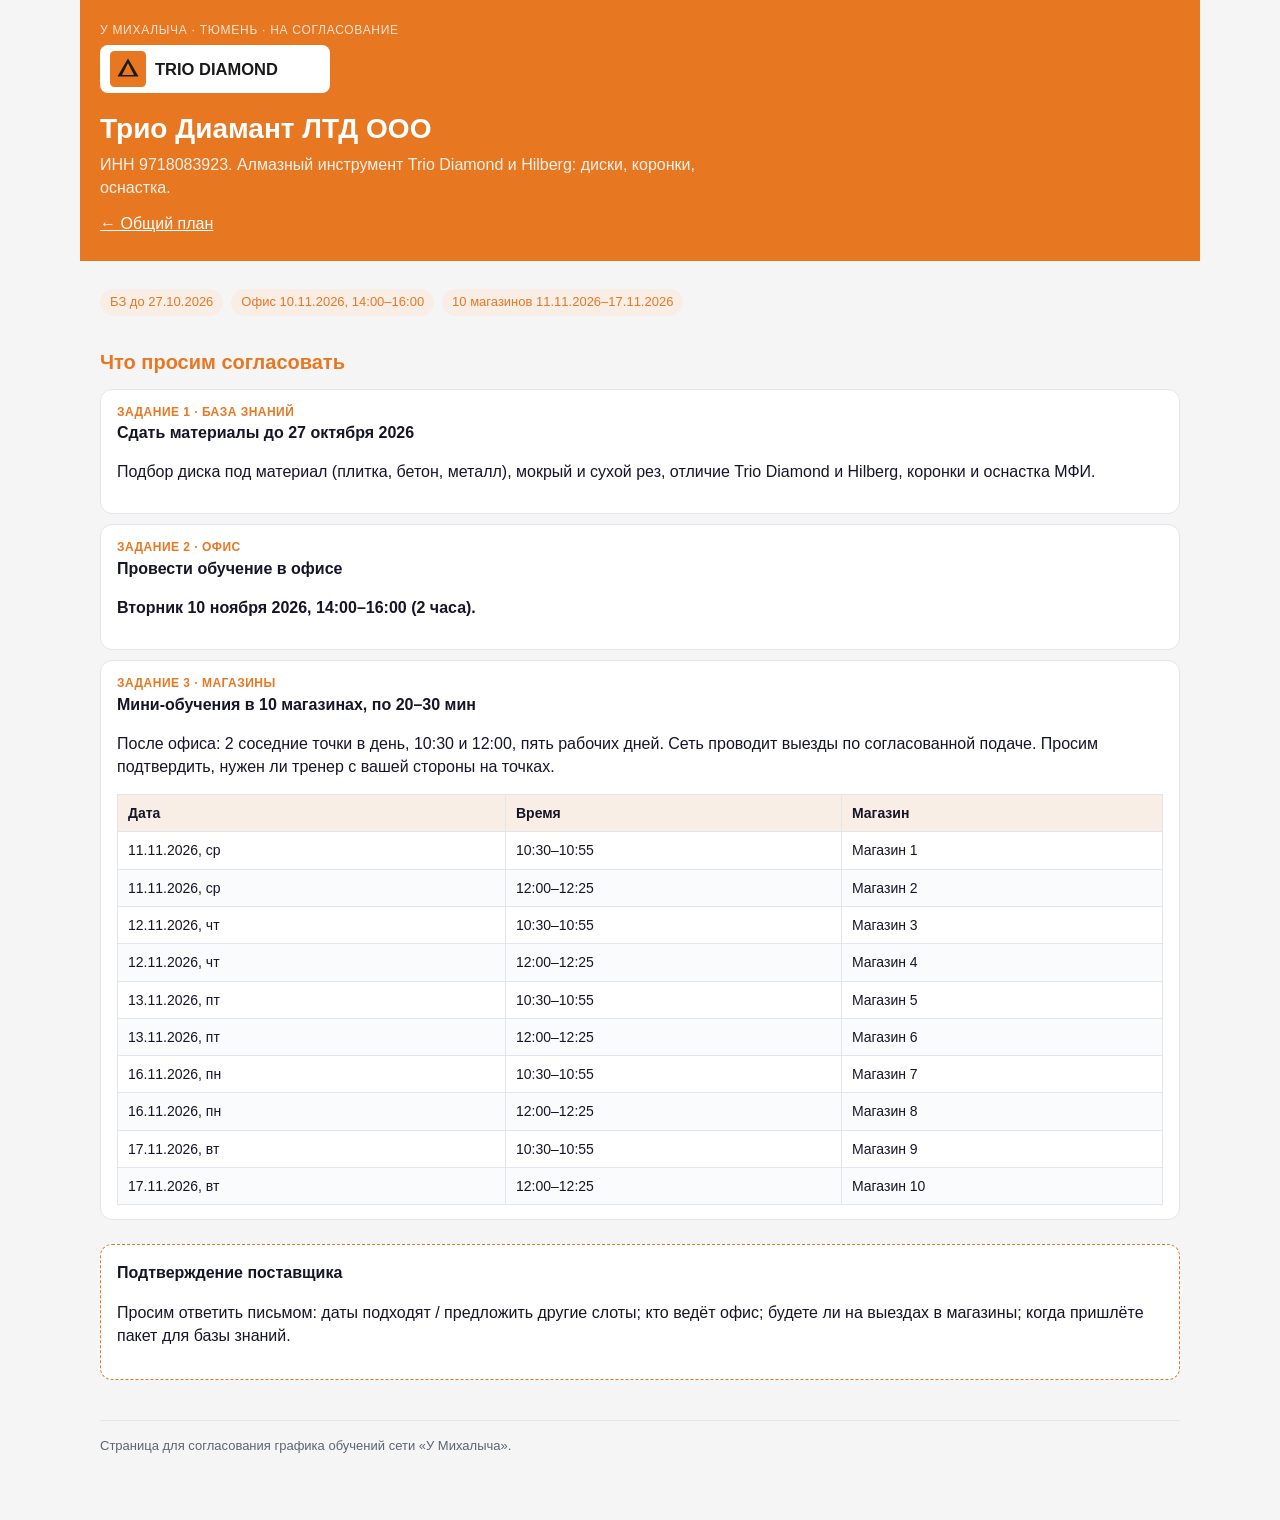
<file: p/trio-diamant.html>
<!DOCTYPE html>
<html lang="ru">
<head>
  <meta charset="utf-8">
  <meta name="viewport" content="width=device-width, initial-scale=1">
  <title>На согласование — Трио Диамант ЛТД</title>
  <link rel="stylesheet" href="../css/style.css">
</head>
<body class="theme-trio">
  <div class="wrap">
    <div class="page-hero">
      <p class="eyebrow">У Михалыча · Тюмень · на согласование</p>
      <img class="logo-mark" src="../img/trio.svg" alt="">
      <h1>Трио Диамант ЛТД ООО</h1>
      <p class="lede">ИНН 9718083923. Алмазный инструмент Trio Diamond и Hilberg: диски, коронки, оснастка.</p>
      <p style="margin:12px 0 0"><a href="../index.html">← Общий план</a></p>
    </div>

    <div class="pills">
      <span class="pill">БЗ до 27.10.2026</span>
      <span class="pill">Офис 10.11.2026, 14:00–16:00</span>
      <span class="pill">10 магазинов 11.11.2026–17.11.2026</span>
    </div>

    <h2>Что просим согласовать</h2>
    <div class="task">
      <div class="n">Задание 1 · база знаний</div>
      <h3>Сдать материалы до 27 октября 2026</h3>
      <p>Подбор диска под материал (плитка, бетон, металл), мокрый и сухой рез, отличие Trio Diamond и Hilberg, коронки и оснастка МФИ.</p>
    </div>
    <div class="task">
      <div class="n">Задание 2 · офис</div>
      <h3>Провести обучение в офисе</h3>
      <p><strong>Вторник 10 ноября 2026, 14:00–16:00 (2 часа).</strong></p>
    </div>
    <div class="task">
      <div class="n">Задание 3 · магазины</div>
      <h3>Мини-обучения в 10 магазинах, по 20–30 мин</h3>
      <p>После офиса: 2 соседние точки в день, 10:30 и 12:00, пять рабочих дней. Сеть проводит выезды по согласованной подаче. Просим подтвердить, нужен ли тренер с вашей стороны на точках.</p>
      <table>
        <thead><tr><th>Дата</th><th>Время</th><th>Магазин</th></tr></thead>
        <tbody>
          <tr><td>11.11.2026, ср</td><td>10:30–10:55</td><td>Магазин 1</td></tr>
          <tr><td>11.11.2026, ср</td><td>12:00–12:25</td><td>Магазин 2</td></tr>
          <tr><td>12.11.2026, чт</td><td>10:30–10:55</td><td>Магазин 3</td></tr>
          <tr><td>12.11.2026, чт</td><td>12:00–12:25</td><td>Магазин 4</td></tr>
          <tr><td>13.11.2026, пт</td><td>10:30–10:55</td><td>Магазин 5</td></tr>
          <tr><td>13.11.2026, пт</td><td>12:00–12:25</td><td>Магазин 6</td></tr>
          <tr><td>16.11.2026, пн</td><td>10:30–10:55</td><td>Магазин 7</td></tr>
          <tr><td>16.11.2026, пн</td><td>12:00–12:25</td><td>Магазин 8</td></tr>
          <tr><td>17.11.2026, вт</td><td>10:30–10:55</td><td>Магазин 9</td></tr>
          <tr><td>17.11.2026, вт</td><td>12:00–12:25</td><td>Магазин 10</td></tr>
        </tbody>
      </table>
      
    </div>

    <div class="ok">
      <h3>Подтверждение поставщика</h3>
      <p>Просим ответить письмом: даты подходят / предложить другие слоты; кто ведёт офис; будете ли на выездах в магазины; когда пришлёте пакет для базы знаний.</p>
    </div>
    <footer>Страница для согласования графика обучений сети «У Михалыча».</footer>
  </div>
</body>
</html>
</file>
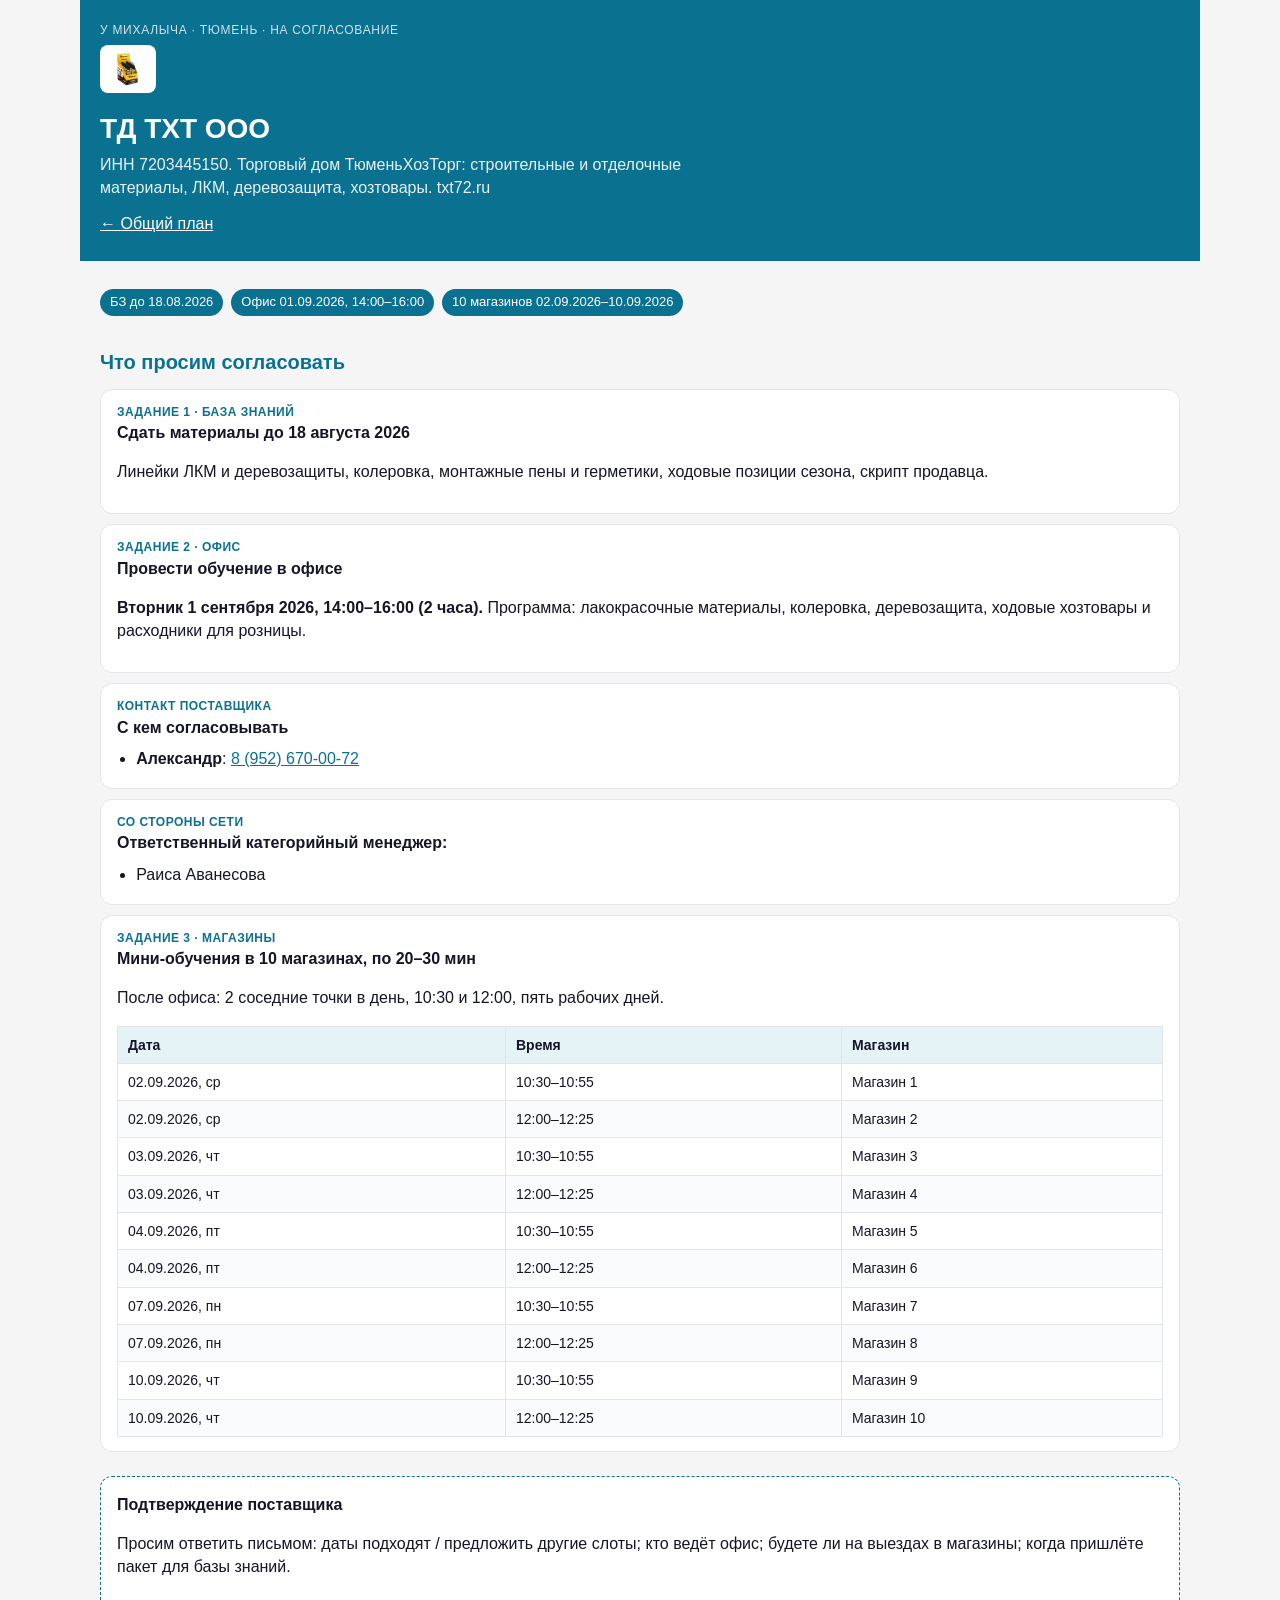
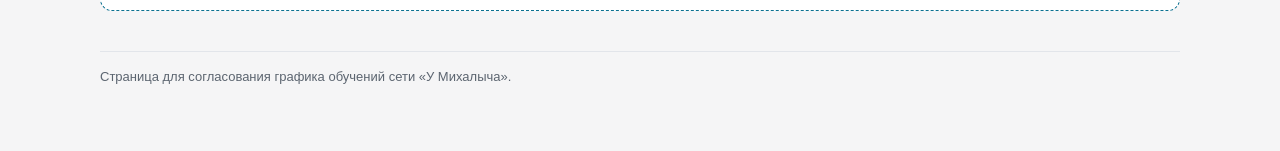
<file: p/txt.html>
<!DOCTYPE html>
<html lang="ru">
<head>
  <meta charset="utf-8">
  <meta name="viewport" content="width=device-width, initial-scale=1">
  <title>На согласование — ТД ТХТ</title>
  <link rel="stylesheet" href="../css/style.css">
</head>
<body class="theme-txt">
  <div class="wrap">
    <div class="page-hero">
      <p class="eyebrow">У Михалыча · Тюмень · на согласование</p>
      <img class="logo-mark" src="../img/txt.png" alt="">
      <h1>ТД ТХТ ООО</h1>
      <p class="lede">ИНН 7203445150. Торговый дом ТюменьХозТорг: строительные и отделочные материалы, ЛКМ, деревозащита, хозтовары. txt72.ru</p>
      <p style="margin:12px 0 0"><a href="../index.html">← Общий план</a></p>
    </div>

    <div class="pills">
      <span class="pill">БЗ до 18.08.2026</span>
      <span class="pill">Офис 01.09.2026, 14:00–16:00</span>
      <span class="pill">10 магазинов 02.09.2026–10.09.2026</span>
    </div>

    <h2>Что просим согласовать</h2>
    <div class="task">
      <div class="n">Задание 1 · база знаний</div>
      <h3>Сдать материалы до 18 августа 2026</h3>
      <p>Линейки ЛКМ и деревозащиты, колеровка, монтажные пены и герметики, ходовые позиции сезона, скрипт продавца.</p>
    </div>
    <div class="task">
      <div class="n">Задание 2 · офис</div>
      <h3>Провести обучение в офисе</h3>
      <p><strong>Вторник 1 сентября 2026, 14:00–16:00 (2 часа).</strong> Программа: лакокрасочные материалы, колеровка, деревозащита, ходовые хозтовары и расходники для розницы.</p>
    </div>
    <div class="task">
      <div class="n">Контакт поставщика</div>
      <h3>С кем согласовывать</h3>
      <ul class="invitees">
          <li><strong>Александр</strong>: <a href="tel:+79526700072">8 (952) 670-00-72</a></li>
      </ul>
    </div>
    <div class="task">
      <div class="n">Со стороны сети</div>
      <h3>Ответственный категорийный менеджер:</h3>
      <ul class="invitees">
          <li>Раиса Аванесова</li>
      </ul>
    </div>
    <div class="task">
      <div class="n">Задание 3 · магазины</div>
      <h3>Мини-обучения в 10 магазинах, по 20–30 мин</h3>
      <p>После офиса: 2 соседние точки в день, 10:30 и 12:00, пять рабочих дней.</p>
      <table>
        <thead><tr><th>Дата</th><th>Время</th><th>Магазин</th></tr></thead>
        <tbody>
          <tr><td>02.09.2026, ср</td><td>10:30–10:55</td><td>Магазин 1</td></tr>
          <tr><td>02.09.2026, ср</td><td>12:00–12:25</td><td>Магазин 2</td></tr>
          <tr><td>03.09.2026, чт</td><td>10:30–10:55</td><td>Магазин 3</td></tr>
          <tr><td>03.09.2026, чт</td><td>12:00–12:25</td><td>Магазин 4</td></tr>
          <tr><td>04.09.2026, пт</td><td>10:30–10:55</td><td>Магазин 5</td></tr>
          <tr><td>04.09.2026, пт</td><td>12:00–12:25</td><td>Магазин 6</td></tr>
          <tr><td>07.09.2026, пн</td><td>10:30–10:55</td><td>Магазин 7</td></tr>
          <tr><td>07.09.2026, пн</td><td>12:00–12:25</td><td>Магазин 8</td></tr>
          <tr><td>10.09.2026, чт</td><td>10:30–10:55</td><td>Магазин 9</td></tr>
          <tr><td>10.09.2026, чт</td><td>12:00–12:25</td><td>Магазин 10</td></tr>
        </tbody>
      </table>
      
    </div>

    <div class="ok">
      <h3>Подтверждение поставщика</h3>
      <p>Просим ответить письмом: даты подходят / предложить другие слоты; кто ведёт офис; будете ли на выездах в магазины; когда пришлёте пакет для базы знаний.</p>
    </div>
    <footer>Страница для согласования графика обучений сети «У Михалыча».</footer>
  </div>
</body>
</html>
</file>
<file: css/style.css>
:root {
  --um-purple: #4208a8;
  --um-orange: #fd6114;
  --ink: #151528;
  --muted: #5c6570;
  --line: #e2e5ea;
  --paper: #f5f5f6;
  --card: #fff;
  --brand: #4208a8;
  --brand-2: #fd6114;
  --brand-ink: #151528;
  --brand-soft: #eee8f8;
  --header-fg: #fff;
}

* { box-sizing: border-box; }
html { scroll-behavior: smooth; }
body {
  margin: 0;
  font-family: "Segoe UI", "Noto Sans", Arial, sans-serif;
  color: var(--ink);
  background: var(--paper);
  line-height: 1.45;
}

a { color: var(--brand); }
a:hover { text-decoration: none; }

.wrap {
  max-width: 1120px;
  margin: 0 auto;
  padding: 0 20px 64px;
}

.topbar {
  background: #fff;
  color: var(--ink);
  margin: 0 -20px 28px;
  padding: 18px 20px;
  display: flex;
  justify-content: space-between;
  align-items: center;
  gap: 16px;
  border-bottom: 1px solid var(--line);
}
.topbar a { color: var(--um-purple); }
.topbar .logo {
  height: 56px;
  width: auto;
  max-width: min(420px, 70vw);
  display: block;
}
.topbar .tag {
  font-size: 13px;
  color: var(--muted);
  text-align: right;
}

header.site {
  display: flex;
  justify-content: space-between;
  align-items: flex-start;
  gap: 16px;
  margin-bottom: 24px;
}

.brand-row {
  display: flex;
  align-items: center;
  gap: 16px;
  margin-bottom: 10px;
}
.brand-row img, .brand-row svg {
  height: 44px;
  width: auto;
  max-width: 280px;
  display: block;
}
.eyebrow {
  font-size: 12px;
  letter-spacing: 0.06em;
  text-transform: uppercase;
  color: var(--muted);
  margin: 0 0 6px;
}

h1 { margin: 0 0 8px; font-size: 28px; line-height: 1.2; }
h2 { margin: 32px 0 12px; font-size: 20px; color: var(--brand); }
h3 { margin: 0 0 8px; font-size: 16px; }

.lede { color: var(--muted); margin: 0; max-width: 72ch; }

.pills { display: flex; flex-wrap: wrap; gap: 8px; }
.pill {
  display: inline-block;
  background: var(--brand-soft);
  color: var(--brand);
  border-radius: 999px;
  padding: 4px 10px;
  font-size: 13px;
  text-decoration: none;
}

.stats {
  display: grid;
  grid-template-columns: repeat(4, 1fr);
  gap: 12px;
  margin: 24px 0;
}
.stat {
  background: var(--card);
  border: 1px solid var(--line);
  border-radius: 12px;
  padding: 14px 16px;
  border-top: 3px solid var(--um-purple);
}
.stat b { display: block; font-size: 22px; color: var(--um-purple); }
.stat span { color: var(--muted); font-size: 13px; }

.note {
  background: var(--brand-soft);
  border-left: 4px solid var(--brand);
  padding: 12px 14px;
  border-radius: 0 8px 8px 0;
}

table {
  width: 100%;
  border-collapse: collapse;
  background: var(--card);
  font-size: 14px;
}
th, td {
  border: 1px solid var(--line);
  padding: 8px 10px;
  text-align: left;
  vertical-align: top;
}
th { background: var(--brand-soft); font-weight: 600; color: var(--brand-ink); }
tr:nth-child(even) td { background: #fafbfc; }

.grid {
  display: grid;
  grid-template-columns: repeat(auto-fill, minmax(260px, 1fr));
  gap: 12px;
}
.card {
  background: var(--card);
  border: 1px solid var(--line);
  border-radius: 12px;
  padding: 14px 16px;
  text-decoration: none;
  color: inherit;
  display: block;
  border-top: 3px solid var(--um-purple);
}
.card:hover { border-color: var(--um-purple); box-shadow: 0 6px 18px rgba(66, 8, 168, 0.08); }
.card .meta { color: var(--muted); font-size: 13px; margin: 0 0 8px; }
.card h3 { color: var(--um-purple); }

.task {
  background: var(--card);
  border: 1px solid var(--line);
  border-radius: 12px;
  padding: 14px 16px;
  margin: 10px 0;
}
.task .n {
  font-size: 12px;
  text-transform: uppercase;
  letter-spacing: 0.04em;
  color: var(--brand);
  font-weight: 600;
}
.ok {
  margin-top: 24px;
  padding: 16px;
  border: 1px dashed var(--brand);
  border-radius: 12px;
  background: #fff;
}

footer {
  margin-top: 40px;
  color: var(--muted);
  font-size: 13px;
  padding-top: 16px;
  border-top: 1px solid var(--line);
}

nav a { margin-right: 12px; }

/* Supplier themes */
body.theme-greenworks { --brand: #00A651; --brand-2: #003D2C; --brand-soft: #e5f6ee; }
body.theme-tikkurila { --brand: #C93F37; --brand-2: #303136; --brand-soft: #f8eceb; }
body.theme-knipex { --brand: #CC2229; --brand-2: #1a365d; --brand-soft: #f8e8e9; }
body.theme-dulux { --brand: #1F1E70; --brand-2: #2aa3d9; --brand-soft: #e8eaf6; }
body.theme-trio { --brand: #E87722; --brand-2: #1A1A1A; --brand-soft: #f8eee6; }
body.theme-esab { --brand: #111111; --brand-2: #F8EE00; --brand-soft: #f4f4e6; }
body.theme-arrows { --brand: #327DAD; --brand-2: #3f4448; --brand-soft: #e8f4fb; }
body.theme-agava { --brand: #4b907b; --brand-2: #151A25; --brand-soft: #c5ddda; }
body.theme-rusgeocom { --brand: #1C77C3; --brand-2: #62b7ff; --brand-soft: #e7f3fc; }
body.theme-elbin { --brand: #111111; --brand-2: #ffd546; --brand-soft: #fff8d6; }
body.theme-n1tools { --brand: #e30613; --brand-2: #1d1d1b; --brand-soft: #fce8ea; }
body.theme-txt { --brand: #0B7191; --brand-2: #FB5914; --brand-soft: #e5f3f6; }

body.theme-esab h2 { color: var(--brand); }
body.theme-esab .pill { background: #111; color: #F8EE00; }
body.theme-n1tools .pill { background: #e30613; color: #fff; }
body.theme-arrows .pill { background: #327DAD; color: #fff; }
body.theme-rusgeocom .pill { background: #1C77C3; color: #fff; }
body.theme-elbin .pill { background: #ffd546; color: #111; }
body.theme-elbin .page-hero .logo-mark { background: #ffd546; }
body.theme-txt .pill { background: #0B7191; color: #fff; }
body.theme-agava .pill { background: #4b907b; color: #fff; }

.invitees {
  margin: 8px 0 0;
  padding-left: 1.2em;
}
.invitees li { margin: 4px 0; }
.card .invitee,
.card .contact {
  margin: 8px 0 0;
  font-size: 13px;
  color: var(--muted);
}

.page-hero {
  background: var(--brand);
  color: #fff;
  margin: 0 -20px 28px;
  padding: 22px 20px 26px;
}
.page-hero a { color: #fff; }
.page-hero .eyebrow { color: rgba(255,255,255,.8); }
.page-hero .lede { color: rgba(255,255,255,.9); }
.page-hero h1 { color: #fff; }
.page-hero .logo-mark {
  height: 48px;
  max-width: 320px;
  width: auto;
  background: #fff;
  border-radius: 8px;
  padding: 6px 10px;
  margin-bottom: 12px;
}
.page-hero.dark-logo .logo-mark { background: #111; }

@media (max-width: 800px) {
  .stats { grid-template-columns: 1fr 1fr; }
  header.site, .topbar { flex-direction: column; align-items: flex-start; }
  .topbar .tag { text-align: left; }
}

@media print {
  body { background: #fff; }
  .wrap { max-width: none; padding: 0; }
  .topbar, .page-hero { margin: 0 0 16px; }
  a { color: inherit; text-decoration: none; }
  .card, .task, .stat { break-inside: avoid; }
}
</file>
